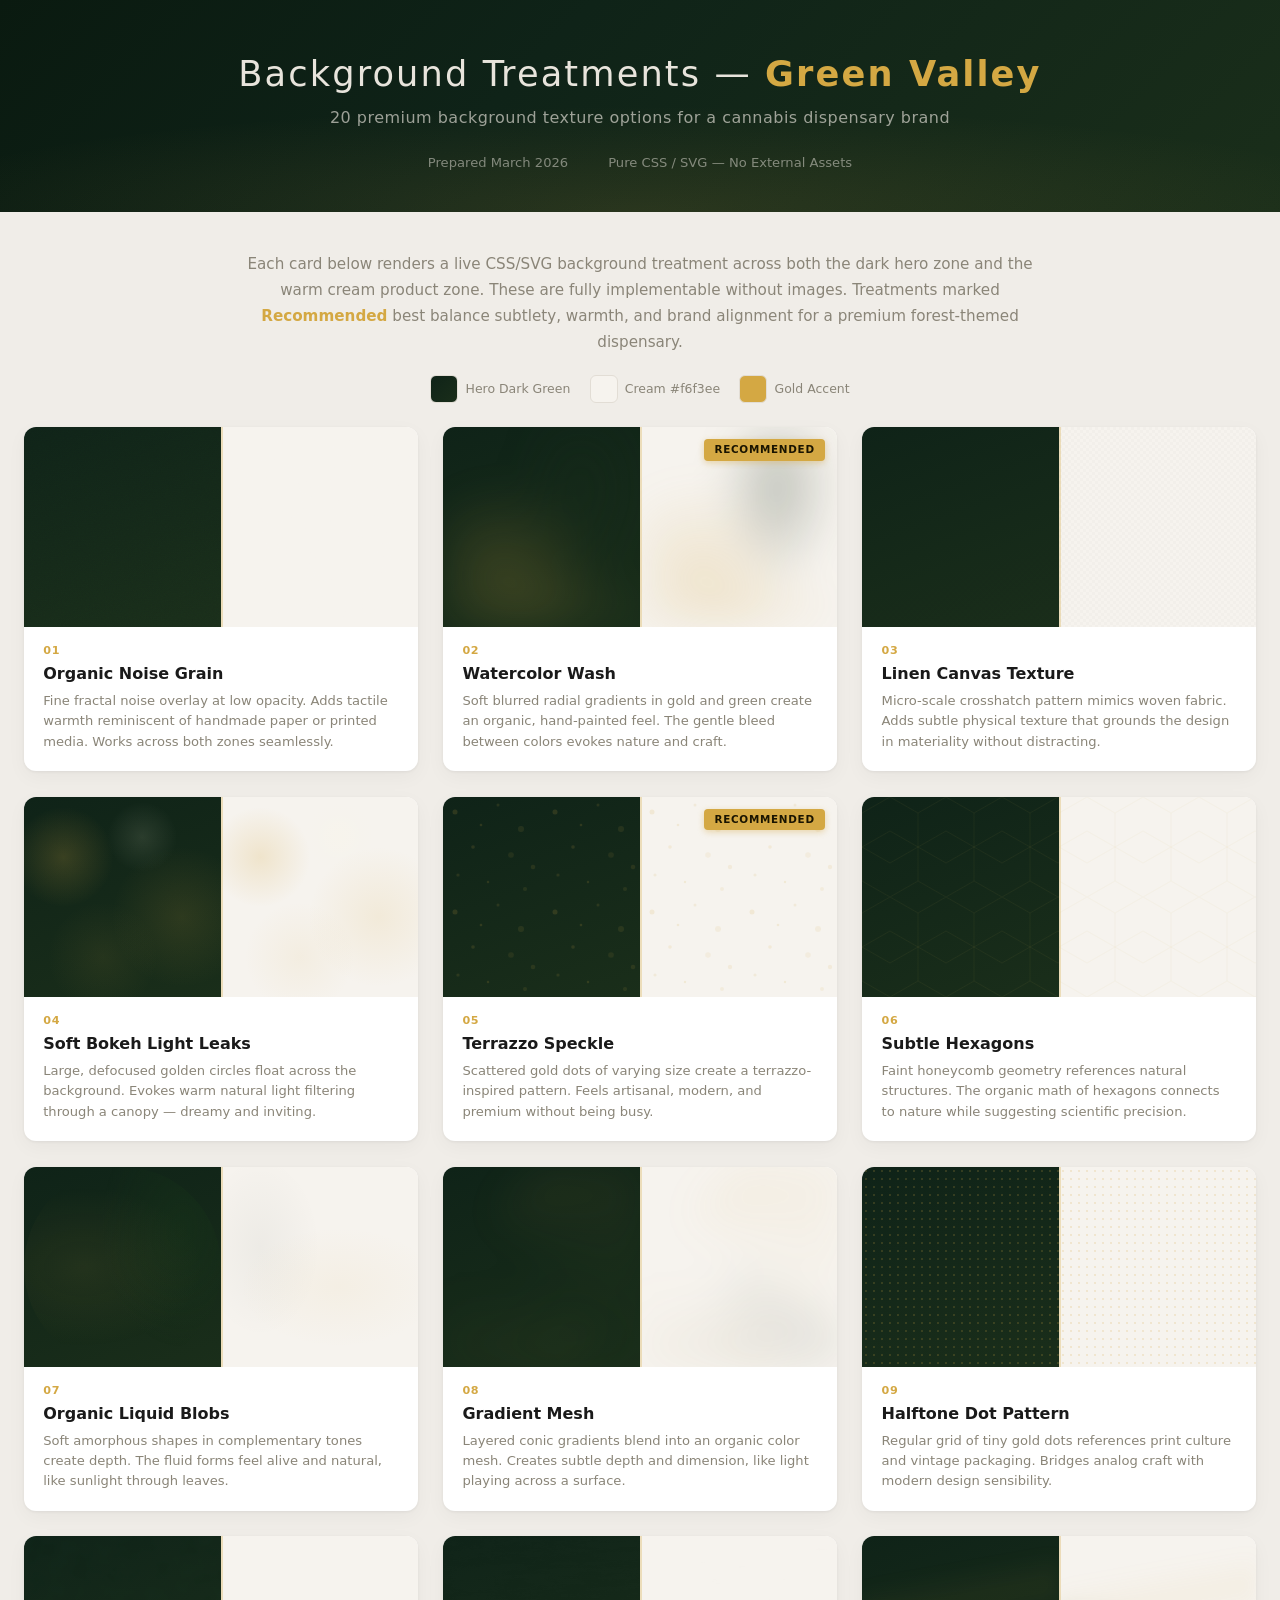
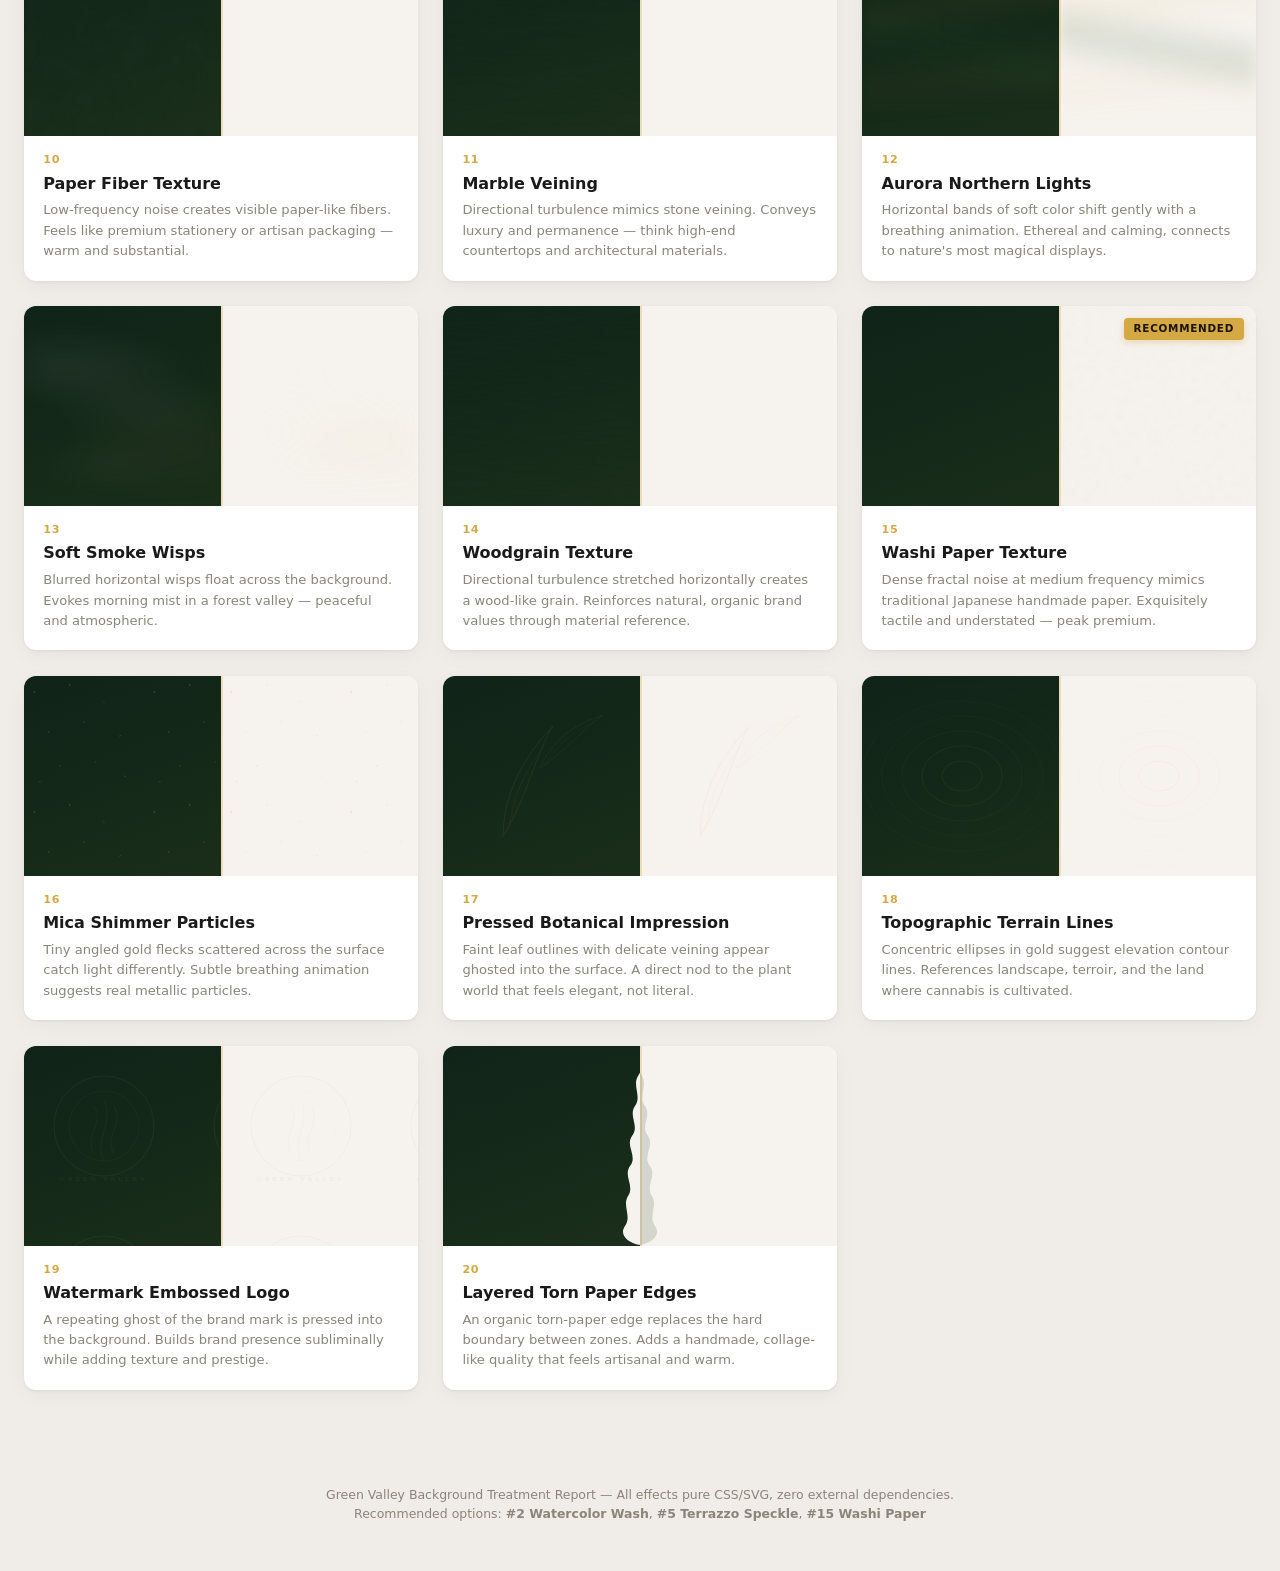
<file: design-report.html>
<!DOCTYPE html>
<html lang="en">
<head>
<meta charset="UTF-8">
<meta name="viewport" content="width=device-width, initial-scale=1.0">
<title>Green Valley — Background Treatment Options</title>
<style>
  /* ── Reset & Base ─────────────────────────────────── */
  *, *::before, *::after { box-sizing: border-box; margin: 0; padding: 0; }

  :root {
    --dark-green: #0f2318;
    --mid-green: #1a2e1a;
    --cream: #f6f3ee;
    --gold: #d4a843;
    --gold-light: #e8c96a;
    --text-dark: #1a1a1a;
    --text-light: #e8e4dc;
    --text-muted: #8a8578;
    --card-bg: #ffffff;
    --border: #e2ddd5;
    --report-bg: #f0ede8;
  }

  body {
    font-family: 'Segoe UI', system-ui, -apple-system, sans-serif;
    background: var(--report-bg);
    color: var(--text-dark);
    line-height: 1.5;
    -webkit-font-smoothing: antialiased;
  }

  /* ── Header ───────────────────────────────────────── */
  .report-header {
    background: linear-gradient(135deg, #0a1a10 0%, var(--dark-green) 40%, var(--mid-green) 100%);
    color: var(--text-light);
    padding: 3rem 2rem 2.5rem;
    text-align: center;
    position: relative;
    overflow: hidden;
  }
  .report-header::before {
    content: '';
    position: absolute;
    inset: 0;
    background: radial-gradient(ellipse 60% 50% at 50% 100%, rgba(212,168,67,.12), transparent);
    pointer-events: none;
  }
  .report-header h1 {
    font-size: 2.2rem;
    font-weight: 300;
    letter-spacing: .06em;
    margin-bottom: .35rem;
  }
  .report-header h1 strong { font-weight: 700; color: var(--gold); }
  .report-header .subtitle {
    font-size: 1rem;
    opacity: .65;
    letter-spacing: .03em;
  }
  .report-header .meta {
    margin-top: 1.4rem;
    display: flex;
    justify-content: center;
    gap: 2.5rem;
    font-size: .82rem;
    opacity: .5;
  }

  /* ── Intro ────────────────────────────────────────── */
  .intro {
    max-width: 860px;
    margin: 2.5rem auto 1.5rem;
    padding: 0 1.5rem;
    text-align: center;
  }
  .intro p {
    font-size: .95rem;
    color: var(--text-muted);
    line-height: 1.7;
  }
  .color-chips {
    display: flex;
    justify-content: center;
    gap: 1.2rem;
    margin-top: 1.2rem;
    flex-wrap: wrap;
  }
  .chip {
    display: flex;
    align-items: center;
    gap: .45rem;
    font-size: .78rem;
    color: var(--text-muted);
  }
  .chip span {
    width: 28px;
    height: 28px;
    border-radius: 6px;
    display: inline-block;
    border: 1px solid var(--border);
  }

  /* ── Grid ─────────────────────────────────────────── */
  .grid {
    max-width: 1320px;
    margin: 1.5rem auto 4rem;
    padding: 0 1.5rem;
    display: grid;
    grid-template-columns: repeat(auto-fill, minmax(320px, 1fr));
    gap: 1.6rem;
  }

  /* ── Card ─────────────────────────────────────────── */
  .card {
    background: var(--card-bg);
    border-radius: 12px;
    overflow: hidden;
    box-shadow: 0 1px 3px rgba(0,0,0,.06), 0 6px 20px rgba(0,0,0,.04);
    transition: transform .2s, box-shadow .2s;
    position: relative;
  }
  .card:hover {
    transform: translateY(-3px);
    box-shadow: 0 4px 12px rgba(0,0,0,.1), 0 12px 32px rgba(0,0,0,.06);
  }

  /* ── Badge ────────────────────────────────────────── */
  .badge {
    position: absolute;
    top: 12px;
    right: 12px;
    background: var(--gold);
    color: #1a1400;
    font-size: .65rem;
    font-weight: 700;
    letter-spacing: .07em;
    text-transform: uppercase;
    padding: 3px 10px;
    border-radius: 4px;
    z-index: 5;
    box-shadow: 0 2px 6px rgba(212,168,67,.4);
  }

  /* ── Preview ──────────────────────────────────────── */
  .preview {
    width: 100%;
    height: 200px;
    position: relative;
    overflow: hidden;
    display: flex;
  }
  .preview .zone-dark,
  .preview .zone-light {
    position: relative;
    width: 50%;
    height: 100%;
    overflow: hidden;
  }
  .preview .zone-dark { background: linear-gradient(160deg, #0f2318, #1a2e1a); }
  .preview .zone-light { background: var(--cream); }

  /* Gold accent line between zones */
  .preview::after {
    content: '';
    position: absolute;
    top: 0; bottom: 0;
    left: 50%;
    width: 2px;
    background: var(--gold);
    opacity: .3;
    z-index: 3;
  }

  /* ── Card info ────────────────────────────────────── */
  .card-info {
    padding: 1rem 1.2rem 1.2rem;
  }
  .card-info .number {
    font-size: .7rem;
    font-weight: 700;
    color: var(--gold);
    letter-spacing: .06em;
    margin-bottom: .15rem;
  }
  .card-info h3 {
    font-size: 1rem;
    font-weight: 600;
    margin-bottom: .3rem;
  }
  .card-info p {
    font-size: .82rem;
    color: var(--text-muted);
    line-height: 1.55;
  }

  /* ── Overlay layers (shared helpers) ──────────────── */
  .overlay {
    position: absolute;
    inset: 0;
    z-index: 2;
    pointer-events: none;
  }

  /* ══════════════════════════════════════════════════════
     TREATMENT-SPECIFIC STYLES
     ══════════════════════════════════════════════════════ */

  /* 1 ─ Organic Noise / Grain ───────────────────────── */
  .t1 .overlay {
    background-image: url("data:image/svg+xml,%3Csvg xmlns='http://www.w3.org/2000/svg' width='200' height='200'%3E%3Cfilter id='n'%3E%3CfeTurbulence type='fractalNoise' baseFrequency='0.75' numOctaves='4' stitchTiles='stitch'/%3E%3C/filter%3E%3Crect width='100%25' height='100%25' filter='url(%23n)'/%3E%3C/svg%3E");
    opacity: .12;
    mix-blend-mode: overlay;
  }

  /* 2 ─ Watercolor Wash ─────────────────────────────── */
  .t2 .overlay {
    background:
      radial-gradient(ellipse 70% 60% at 30% 70%, rgba(212,168,67,.18), transparent 70%),
      radial-gradient(ellipse 50% 80% at 70% 30%, rgba(26,46,26,.25), transparent 60%),
      radial-gradient(ellipse 90% 40% at 50% 90%, rgba(212,168,67,.1), transparent 60%);
    filter: blur(18px);
  }

  /* 3 ─ Linen / Canvas ──────────────────────────────── */
  .t3 .overlay {
    background-image: url("data:image/svg+xml,%3Csvg xmlns='http://www.w3.org/2000/svg' width='6' height='6'%3E%3Crect width='3' height='3' fill='%23000' opacity='.03'/%3E%3Crect x='3' y='3' width='3' height='3' fill='%23000' opacity='.03'/%3E%3C/svg%3E");
    background-size: 6px 6px;
  }
  .t3 .zone-dark .overlay { opacity: .6; mix-blend-mode: overlay; }
  .t3 .zone-light .overlay { opacity: .5; }

  /* 4 ─ Soft Bokeh / Light Leaks ────────────────────── */
  .t4 .overlay {
    background:
      radial-gradient(circle 50px at 20% 30%, rgba(212,168,67,.2), transparent),
      radial-gradient(circle 70px at 80% 60%, rgba(212,168,67,.12), transparent),
      radial-gradient(circle 35px at 60% 20%, rgba(255,255,220,.1), transparent),
      radial-gradient(circle 55px at 40% 80%, rgba(212,168,67,.08), transparent);
  }

  /* 5 ─ Terrazzo / Speckle ──────────────────────────── */
  .t5 .overlay {
    background-image: url("data:image/svg+xml,%3Csvg xmlns='http://www.w3.org/2000/svg' width='100' height='100'%3E%3Ccircle cx='12' cy='15' r='2.5' fill='%23d4a843' opacity='.15'/%3E%3Ccircle cx='55' cy='8' r='1.5' fill='%23d4a843' opacity='.12'/%3E%3Ccircle cx='78' cy='32' r='3' fill='%23d4a843' opacity='.1'/%3E%3Ccircle cx='30' cy='50' r='1.8' fill='%23d4a843' opacity='.13'/%3E%3Ccircle cx='90' cy='70' r='2.2' fill='%23d4a843' opacity='.11'/%3E%3Ccircle cx='45' cy='85' r='1.2' fill='%23d4a843' opacity='.14'/%3E%3Ccircle cx='68' cy='58' r='2.8' fill='%23d4a843' opacity='.09'/%3E%3Ccircle cx='15' cy='78' r='1.6' fill='%23d4a843' opacity='.12'/%3E%3Ccircle cx='82' cy='92' r='2' fill='%23d4a843' opacity='.1'/%3E%3Ccircle cx='38' cy='28' r='1.3' fill='%23d4a843' opacity='.15'/%3E%3C/svg%3E");
    background-size: 100px 100px;
  }

  /* 6 ─ Subtle Hexagons ─────────────────────────────── */
  .t6 .overlay {
    background-image: url("data:image/svg+xml,%3Csvg xmlns='http://www.w3.org/2000/svg' width='56' height='100'%3E%3Cpath d='M28 66L0 50V16L28 0l28 16v34L28 66zm0 34L0 84V50l28-16 28 16v34L28 100z' fill='none' stroke='%23d4a843' stroke-width='.5' opacity='.12'/%3E%3C/svg%3E");
    background-size: 56px 100px;
  }

  /* 7 ─ Organic Blob / Liquid ───────────────────────── */
  .t7 .zone-dark .overlay {
    background:
      radial-gradient(ellipse 120px 80px at 30% 50%, rgba(212,168,67,.08), transparent),
      radial-gradient(ellipse 80px 120px at 80% 30%, rgba(26,60,26,.3), transparent);
    border-radius: 50%;
  }
  .t7 .zone-light .overlay {
    background:
      radial-gradient(ellipse 100px 60px at 60% 60%, rgba(212,168,67,.06), transparent),
      radial-gradient(ellipse 60px 90px at 20% 40%, rgba(15,35,24,.04), transparent);
  }

  /* 8 ─ Gradient Mesh ───────────────────────────────── */
  .t8 .overlay {
    background:
      conic-gradient(from 45deg at 25% 25%, rgba(212,168,67,.08), transparent 90deg, transparent),
      conic-gradient(from 200deg at 75% 75%, rgba(212,168,67,.06), transparent 90deg, transparent),
      conic-gradient(from 120deg at 50% 50%, rgba(26,46,26,.08), transparent 120deg, transparent);
    filter: blur(20px);
  }

  /* 9 ─ Halftone Dots ───────────────────────────────── */
  .t9 .overlay {
    background-image: radial-gradient(circle 1.2px, rgba(212,168,67,.18) 100%, transparent 100%);
    background-size: 8px 8px;
  }

  /* 10 ─ Paper Fiber ────────────────────────────────── */
  .t10 .overlay {
    background-image: url("data:image/svg+xml,%3Csvg xmlns='http://www.w3.org/2000/svg' width='200' height='200'%3E%3Cfilter id='f'%3E%3CfeTurbulence type='fractalNoise' baseFrequency='0.04' numOctaves='5' stitchTiles='stitch'/%3E%3CfeColorMatrix type='saturate' values='0'/%3E%3C/filter%3E%3Crect width='100%25' height='100%25' filter='url(%23f)'/%3E%3C/svg%3E");
    opacity: .08;
    mix-blend-mode: soft-light;
  }

  /* 11 ─ Marble Veining ─────────────────────────────── */
  .t11 .overlay {
    background-image: url("data:image/svg+xml,%3Csvg xmlns='http://www.w3.org/2000/svg' width='300' height='200'%3E%3Cfilter id='m'%3E%3CfeTurbulence type='turbulence' baseFrequency='0.015 0.08' numOctaves='5' seed='3' stitchTiles='stitch'/%3E%3CfeColorMatrix type='saturate' values='0'/%3E%3C/filter%3E%3Crect width='100%25' height='100%25' filter='url(%23m)'/%3E%3C/svg%3E");
    opacity: .07;
    mix-blend-mode: overlay;
  }

  /* 12 ─ Aurora / Northern Lights ────────────────────── */
  .t12 .overlay {
    background:
      linear-gradient(170deg, transparent 20%, rgba(212,168,67,.06) 35%, transparent 50%),
      linear-gradient(190deg, transparent 40%, rgba(26,80,40,.12) 55%, transparent 70%),
      linear-gradient(175deg, transparent 55%, rgba(212,168,67,.04) 70%, transparent 85%);
    filter: blur(8px);
    animation: aurora 8s ease-in-out infinite alternate;
  }
  @keyframes aurora {
    from { opacity: .7; }
    to { opacity: 1; }
  }

  /* 13 ─ Soft Cloud / Smoke Wisps ───────────────────── */
  .t13 .overlay {
    background:
      radial-gradient(ellipse 140px 40px at 20% 30%, rgba(255,255,255,.06), transparent),
      radial-gradient(ellipse 100px 30px at 60% 50%, rgba(255,255,255,.04), transparent),
      radial-gradient(ellipse 120px 50px at 80% 70%, rgba(212,168,67,.04), transparent),
      radial-gradient(ellipse 80px 25px at 40% 80%, rgba(255,255,255,.03), transparent);
    filter: blur(12px);
  }

  /* 14 ─ Woodgrain ──────────────────────────────────── */
  .t14 .overlay {
    background-image: url("data:image/svg+xml,%3Csvg xmlns='http://www.w3.org/2000/svg' width='200' height='200'%3E%3Cfilter id='w'%3E%3CfeTurbulence type='turbulence' baseFrequency='0.02 0.2' numOctaves='3' seed='5' stitchTiles='stitch'/%3E%3CfeColorMatrix type='saturate' values='0'/%3E%3C/filter%3E%3Crect width='100%25' height='100%25' filter='url(%23w)'/%3E%3C/svg%3E");
    opacity: .06;
    mix-blend-mode: overlay;
  }

  /* 15 ─ Washi Paper ────────────────────────────────── */
  .t15 .overlay {
    background-image: url("data:image/svg+xml,%3Csvg xmlns='http://www.w3.org/2000/svg' width='200' height='200'%3E%3Cfilter id='wp'%3E%3CfeTurbulence type='fractalNoise' baseFrequency='0.12' numOctaves='6' stitchTiles='stitch'/%3E%3CfeColorMatrix type='saturate' values='0'/%3E%3CfeComponentTransfer%3E%3CfeFuncA type='linear' slope='0.4'/%3E%3C/feComponentTransfer%3E%3C/filter%3E%3Crect width='100%25' height='100%25' filter='url(%23wp)'/%3E%3C/svg%3E");
    opacity: .1;
    mix-blend-mode: multiply;
  }

  /* 16 ─ Mica / Shimmer Particles ───────────────────── */
  .t16 .overlay {
    background-image: url("data:image/svg+xml,%3Csvg xmlns='http://www.w3.org/2000/svg' width='120' height='120'%3E%3Crect x='10' y='15' width='1.5' height='1.5' fill='%23d4a843' opacity='.25' transform='rotate(30 10 15)'/%3E%3Crect x='45' y='8' width='1' height='2' fill='%23e8c96a' opacity='.2' transform='rotate(-15 45 8)'/%3E%3Crect x='80' y='25' width='1.5' height='1' fill='%23d4a843' opacity='.15' transform='rotate(60 80 25)'/%3E%3Crect x='25' y='55' width='1' height='1.5' fill='%23e8c96a' opacity='.22' transform='rotate(45 25 55)'/%3E%3Crect x='95' y='60' width='2' height='1' fill='%23d4a843' opacity='.18' transform='rotate(-30 95 60)'/%3E%3Crect x='60' y='45' width='1.2' height='1.8' fill='%23e8c96a' opacity='.16' transform='rotate(20 60 45)'/%3E%3Crect x='35' y='90' width='1.5' height='1' fill='%23d4a843' opacity='.2' transform='rotate(-45 35 90)'/%3E%3Crect x='72' y='85' width='1' height='1.5' fill='%23e8c96a' opacity='.14' transform='rotate(55 72 85)'/%3E%3Crect x='15' y='105' width='1.8' height='1' fill='%23d4a843' opacity='.17' transform='rotate(10 15 105)'/%3E%3Crect x='100' y='100' width='1.2' height='1.2' fill='%23e8c96a' opacity='.21' transform='rotate(-25 100 100)'/%3E%3C/svg%3E");
    background-size: 120px 120px;
    animation: shimmer 4s ease-in-out infinite alternate;
  }
  @keyframes shimmer {
    from { opacity: .8; }
    to { opacity: 1; }
  }

  /* 17 ─ Pressed Botanical / Leaf Impression ─────────── */
  .t17 .overlay {
    background-image: url("data:image/svg+xml,%3Csvg xmlns='http://www.w3.org/2000/svg' width='200' height='200' viewBox='0 0 200 200'%3E%3Cg opacity='.08'%3E%3Cpath d='M60 160c0-40 20-80 50-110C95 70 85 120 60 160z' fill='none' stroke='%23d4a843' stroke-width='1'/%3E%3Cpath d='M65 155c5-30 15-60 40-90' fill='none' stroke='%23d4a843' stroke-width='.5'/%3E%3Cpath d='M70 145c-5-15 5-35 15-50' fill='none' stroke='%23d4a843' stroke-width='.3'/%3E%3Cpath d='M75 135c-8-10 2-25 10-40' fill='none' stroke='%23d4a843' stroke-width='.3'/%3E%3C/g%3E%3Cg opacity='.06' transform='translate(130,20) rotate(25)'%3E%3Cpath d='M0 80c0-30 12-55 35-75C25 20 18 50 0 80z' fill='none' stroke='%23d4a843' stroke-width='.8'/%3E%3Cpath d='M3 75c3-20 10-42 28-62' fill='none' stroke='%23d4a843' stroke-width='.4'/%3E%3C/g%3E%3C/svg%3E");
    background-size: 200px 200px;
  }

  /* 18 ─ Topographic Terrain Lines ───────────────────── */
  .t18 .overlay {
    background-image: url("data:image/svg+xml,%3Csvg xmlns='http://www.w3.org/2000/svg' width='200' height='200' viewBox='0 0 200 200'%3E%3Cg fill='none' stroke='%23d4a843' stroke-width='.6'%3E%3Cellipse cx='100' cy='100' rx='20' ry='15' opacity='.12'/%3E%3Cellipse cx='100' cy='100' rx='40' ry='30' opacity='.1'/%3E%3Cellipse cx='100' cy='100' rx='60' ry='45' opacity='.08'/%3E%3Cellipse cx='100' cy='100' rx='80' ry='60' opacity='.06'/%3E%3Cellipse cx='100' cy='100' rx='100' ry='75' opacity='.05'/%3E%3Cellipse cx='100' cy='100' rx='120' ry='90' opacity='.04'/%3E%3C/g%3E%3C/svg%3E");
    background-size: 200px 200px;
  }

  /* 19 ─ Watermark / Embossed Logo ───────────────────── */
  .t19 .zone-dark .overlay {
    background-image: url("data:image/svg+xml,%3Csvg xmlns='http://www.w3.org/2000/svg' width='160' height='160' viewBox='0 0 160 160'%3E%3Cg transform='translate(80,80)'%3E%3Ccircle r='50' fill='none' stroke='%23ffffff' stroke-width='.8' opacity='.06'/%3E%3Ccircle r='35' fill='none' stroke='%23d4a843' stroke-width='.5' opacity='.06'/%3E%3Cpath d='M0-25c5 10 3 20 0 30s-5 20 0 30M-10-20c5 8 3 16 0 24s-5 16 0 24M10-20c5 8 3 16 0 24s-5 16 0 24' fill='none' stroke='%23d4a843' stroke-width='.6' opacity='.07'/%3E%3Ctext y='55' text-anchor='middle' font-family='serif' font-size='7' fill='%23d4a843' opacity='.08' letter-spacing='3'%3EGREEN VALLEY%3C/text%3E%3C/g%3E%3C/svg%3E");
    background-size: 160px 160px;
  }
  .t19 .zone-light .overlay {
    background-image: url("data:image/svg+xml,%3Csvg xmlns='http://www.w3.org/2000/svg' width='160' height='160' viewBox='0 0 160 160'%3E%3Cg transform='translate(80,80)'%3E%3Ccircle r='50' fill='none' stroke='%230f2318' stroke-width='.8' opacity='.04'/%3E%3Ccircle r='35' fill='none' stroke='%23d4a843' stroke-width='.5' opacity='.04'/%3E%3Cpath d='M0-25c5 10 3 20 0 30s-5 20 0 30M-10-20c5 8 3 16 0 24s-5 16 0 24M10-20c5 8 3 16 0 24s-5 16 0 24' fill='none' stroke='%230f2318' stroke-width='.6' opacity='.04'/%3E%3Ctext y='55' text-anchor='middle' font-family='serif' font-size='7' fill='%230f2318' opacity='.06' letter-spacing='3'%3EGREEN VALLEY%3C/text%3E%3C/g%3E%3C/svg%3E");
    background-size: 160px 160px;
  }

  /* 20 ─ Layered Torn Paper Edges ───────────────────── */
  .t20 .zone-dark::after {
    content: '';
    position: absolute;
    right: -10px; top: 0; bottom: 0;
    width: 30px;
    z-index: 4;
    background: url("data:image/svg+xml,%3Csvg xmlns='http://www.w3.org/2000/svg' width='30' height='200' viewBox='0 0 30 200'%3E%3Cpath d='M30 0 C20 10,25 20,18 30 C12 40,22 50,15 60 C8 70,20 80,12 90 C5 100,18 110,10 120 C3 130,15 140,8 150 C2 160,12 170,5 180 C-2 190,10 200,30 200z' fill='%23f6f3ee'/%3E%3C/svg%3E") repeat-y;
    background-size: 30px 200px;
  }
  .t20 .zone-light::before {
    content: '';
    position: absolute;
    left: -10px; top: 0; bottom: 0;
    width: 30px;
    z-index: 4;
    background: url("data:image/svg+xml,%3Csvg xmlns='http://www.w3.org/2000/svg' width='30' height='200' viewBox='0 0 30 200'%3E%3Cpath d='M0 0 C10 10,5 20,12 30 C18 40,8 50,15 60 C22 70,10 80,18 90 C25 100,12 110,20 120 C27 130,15 140,22 150 C28 160,18 170,25 180 C32 190,20 200,0 200z' fill='%231a2e1a'/%3E%3C/svg%3E") repeat-y;
    background-size: 30px 200px;
    opacity: .15;
  }
  .t20 .overlay {
    background-image: url("data:image/svg+xml,%3Csvg xmlns='http://www.w3.org/2000/svg' width='200' height='200'%3E%3Cfilter id='tp'%3E%3CfeTurbulence type='fractalNoise' baseFrequency='0.5' numOctaves='3' stitchTiles='stitch'/%3E%3C/filter%3E%3Crect width='100%25' height='100%25' filter='url(%23tp)'/%3E%3C/svg%3E");
    opacity: .04;
    mix-blend-mode: overlay;
  }

  /* ── Footer ───────────────────────────────────────── */
  .report-footer {
    text-align: center;
    padding: 2rem 1.5rem 3rem;
    font-size: .78rem;
    color: var(--text-muted);
  }
  .report-footer a { color: var(--gold); text-decoration: none; }
</style>
</head>
<body>

<!-- ═══════════════ HEADER ═══════════════ -->
<header class="report-header">
  <h1>Background Treatments &mdash; <strong>Green Valley</strong></h1>
  <p class="subtitle">20 premium background texture options for a cannabis dispensary brand</p>
  <div class="meta">
    <span>Prepared March 2026</span>
    <span>Pure CSS / SVG &mdash; No External Assets</span>
  </div>
</header>

<!-- ═══════════════ INTRO ═══════════════ -->
<section class="intro">
  <p>Each card below renders a live CSS/SVG background treatment across both the dark hero zone and the warm cream product zone. These are fully implementable without images. Treatments marked <strong style="color:var(--gold)">Recommended</strong> best balance subtlety, warmth, and brand alignment for a premium forest-themed dispensary.</p>
  <div class="color-chips">
    <div class="chip"><span style="background:linear-gradient(135deg,#0f2318,#1a2e1a)"></span>Hero Dark Green</div>
    <div class="chip"><span style="background:#f6f3ee"></span>Cream #f6f3ee</div>
    <div class="chip"><span style="background:#d4a843"></span>Gold Accent</div>
  </div>
</section>

<!-- ═══════════════ GRID ═══════════════ -->
<div class="grid">

  <!-- ─── 1. Organic Noise / Grain ───────── -->
  <div class="card t1">
    <div class="preview">
      <div class="zone-dark"><div class="overlay"></div></div>
      <div class="zone-light"><div class="overlay"></div></div>
    </div>
    <div class="card-info">
      <div class="number">01</div>
      <h3>Organic Noise Grain</h3>
      <p>Fine fractal noise overlay at low opacity. Adds tactile warmth reminiscent of handmade paper or printed media. Works across both zones seamlessly.</p>
    </div>
  </div>

  <!-- ─── 2. Watercolor Wash ────────────── -->
  <div class="card t2">
    <span class="badge">Recommended</span>
    <div class="preview">
      <div class="zone-dark"><div class="overlay"></div></div>
      <div class="zone-light"><div class="overlay"></div></div>
    </div>
    <div class="card-info">
      <div class="number">02</div>
      <h3>Watercolor Wash</h3>
      <p>Soft blurred radial gradients in gold and green create an organic, hand-painted feel. The gentle bleed between colors evokes nature and craft.</p>
    </div>
  </div>

  <!-- ─── 3. Linen / Canvas ─────────────── -->
  <div class="card t3">
    <div class="preview">
      <div class="zone-dark"><div class="overlay"></div></div>
      <div class="zone-light"><div class="overlay"></div></div>
    </div>
    <div class="card-info">
      <div class="number">03</div>
      <h3>Linen Canvas Texture</h3>
      <p>Micro-scale crosshatch pattern mimics woven fabric. Adds subtle physical texture that grounds the design in materiality without distracting.</p>
    </div>
  </div>

  <!-- ─── 4. Soft Bokeh ─────────────────── -->
  <div class="card t4">
    <div class="preview">
      <div class="zone-dark"><div class="overlay"></div></div>
      <div class="zone-light"><div class="overlay"></div></div>
    </div>
    <div class="card-info">
      <div class="number">04</div>
      <h3>Soft Bokeh Light Leaks</h3>
      <p>Large, defocused golden circles float across the background. Evokes warm natural light filtering through a canopy &mdash; dreamy and inviting.</p>
    </div>
  </div>

  <!-- ─── 5. Terrazzo / Speckle ─────────── -->
  <div class="card t5">
    <span class="badge">Recommended</span>
    <div class="preview">
      <div class="zone-dark"><div class="overlay"></div></div>
      <div class="zone-light"><div class="overlay"></div></div>
    </div>
    <div class="card-info">
      <div class="number">05</div>
      <h3>Terrazzo Speckle</h3>
      <p>Scattered gold dots of varying size create a terrazzo-inspired pattern. Feels artisanal, modern, and premium without being busy.</p>
    </div>
  </div>

  <!-- ─── 6. Subtle Hexagons ────────────── -->
  <div class="card t6">
    <div class="preview">
      <div class="zone-dark"><div class="overlay"></div></div>
      <div class="zone-light"><div class="overlay"></div></div>
    </div>
    <div class="card-info">
      <div class="number">06</div>
      <h3>Subtle Hexagons</h3>
      <p>Faint honeycomb geometry references natural structures. The organic math of hexagons connects to nature while suggesting scientific precision.</p>
    </div>
  </div>

  <!-- ─── 7. Organic Blob / Liquid ──────── -->
  <div class="card t7">
    <div class="preview">
      <div class="zone-dark"><div class="overlay"></div></div>
      <div class="zone-light"><div class="overlay"></div></div>
    </div>
    <div class="card-info">
      <div class="number">07</div>
      <h3>Organic Liquid Blobs</h3>
      <p>Soft amorphous shapes in complementary tones create depth. The fluid forms feel alive and natural, like sunlight through leaves.</p>
    </div>
  </div>

  <!-- ─── 8. Gradient Mesh ──────────────── -->
  <div class="card t8">
    <div class="preview">
      <div class="zone-dark"><div class="overlay"></div></div>
      <div class="zone-light"><div class="overlay"></div></div>
    </div>
    <div class="card-info">
      <div class="number">08</div>
      <h3>Gradient Mesh</h3>
      <p>Layered conic gradients blend into an organic color mesh. Creates subtle depth and dimension, like light playing across a surface.</p>
    </div>
  </div>

  <!-- ─── 9. Halftone Dots ──────────────── -->
  <div class="card t9">
    <div class="preview">
      <div class="zone-dark"><div class="overlay"></div></div>
      <div class="zone-light"><div class="overlay"></div></div>
    </div>
    <div class="card-info">
      <div class="number">09</div>
      <h3>Halftone Dot Pattern</h3>
      <p>Regular grid of tiny gold dots references print culture and vintage packaging. Bridges analog craft with modern design sensibility.</p>
    </div>
  </div>

  <!-- ─── 10. Paper Fiber ───────────────── -->
  <div class="card t10">
    <div class="preview">
      <div class="zone-dark"><div class="overlay"></div></div>
      <div class="zone-light"><div class="overlay"></div></div>
    </div>
    <div class="card-info">
      <div class="number">10</div>
      <h3>Paper Fiber Texture</h3>
      <p>Low-frequency noise creates visible paper-like fibers. Feels like premium stationery or artisan packaging &mdash; warm and substantial.</p>
    </div>
  </div>

  <!-- ─── 11. Marble Veining ────────────── -->
  <div class="card t11">
    <div class="preview">
      <div class="zone-dark"><div class="overlay"></div></div>
      <div class="zone-light"><div class="overlay"></div></div>
    </div>
    <div class="card-info">
      <div class="number">11</div>
      <h3>Marble Veining</h3>
      <p>Directional turbulence mimics stone veining. Conveys luxury and permanence &mdash; think high-end countertops and architectural materials.</p>
    </div>
  </div>

  <!-- ─── 12. Aurora / Northern Lights ──── -->
  <div class="card t12">
    <div class="preview">
      <div class="zone-dark"><div class="overlay"></div></div>
      <div class="zone-light"><div class="overlay"></div></div>
    </div>
    <div class="card-info">
      <div class="number">12</div>
      <h3>Aurora Northern Lights</h3>
      <p>Horizontal bands of soft color shift gently with a breathing animation. Ethereal and calming, connects to nature's most magical displays.</p>
    </div>
  </div>

  <!-- ─── 13. Cloud / Smoke Wisps ───────── -->
  <div class="card t13">
    <div class="preview">
      <div class="zone-dark"><div class="overlay"></div></div>
      <div class="zone-light"><div class="overlay"></div></div>
    </div>
    <div class="card-info">
      <div class="number">13</div>
      <h3>Soft Smoke Wisps</h3>
      <p>Blurred horizontal wisps float across the background. Evokes morning mist in a forest valley &mdash; peaceful and atmospheric.</p>
    </div>
  </div>

  <!-- ─── 14. Woodgrain ─────────────────── -->
  <div class="card t14">
    <div class="preview">
      <div class="zone-dark"><div class="overlay"></div></div>
      <div class="zone-light"><div class="overlay"></div></div>
    </div>
    <div class="card-info">
      <div class="number">14</div>
      <h3>Woodgrain Texture</h3>
      <p>Directional turbulence stretched horizontally creates a wood-like grain. Reinforces natural, organic brand values through material reference.</p>
    </div>
  </div>

  <!-- ─── 15. Washi Paper ───────────────── -->
  <div class="card t15">
    <span class="badge">Recommended</span>
    <div class="preview">
      <div class="zone-dark"><div class="overlay"></div></div>
      <div class="zone-light"><div class="overlay"></div></div>
    </div>
    <div class="card-info">
      <div class="number">15</div>
      <h3>Washi Paper Texture</h3>
      <p>Dense fractal noise at medium frequency mimics traditional Japanese handmade paper. Exquisitely tactile and understated &mdash; peak premium.</p>
    </div>
  </div>

  <!-- ─── 16. Mica / Shimmer ────────────── -->
  <div class="card t16">
    <div class="preview">
      <div class="zone-dark"><div class="overlay"></div></div>
      <div class="zone-light"><div class="overlay"></div></div>
    </div>
    <div class="card-info">
      <div class="number">16</div>
      <h3>Mica Shimmer Particles</h3>
      <p>Tiny angled gold flecks scattered across the surface catch light differently. Subtle breathing animation suggests real metallic particles.</p>
    </div>
  </div>

  <!-- ─── 17. Pressed Botanical ─────────── -->
  <div class="card t17">
    <div class="preview">
      <div class="zone-dark"><div class="overlay"></div></div>
      <div class="zone-light"><div class="overlay"></div></div>
    </div>
    <div class="card-info">
      <div class="number">17</div>
      <h3>Pressed Botanical Impression</h3>
      <p>Faint leaf outlines with delicate veining appear ghosted into the surface. A direct nod to the plant world that feels elegant, not literal.</p>
    </div>
  </div>

  <!-- ─── 18. Topographic Lines ─────────── -->
  <div class="card t18">
    <div class="preview">
      <div class="zone-dark"><div class="overlay"></div></div>
      <div class="zone-light"><div class="overlay"></div></div>
    </div>
    <div class="card-info">
      <div class="number">18</div>
      <h3>Topographic Terrain Lines</h3>
      <p>Concentric ellipses in gold suggest elevation contour lines. References landscape, terroir, and the land where cannabis is cultivated.</p>
    </div>
  </div>

  <!-- ─── 19. Watermark / Embossed ──────── -->
  <div class="card t19">
    <div class="preview">
      <div class="zone-dark"><div class="overlay"></div></div>
      <div class="zone-light"><div class="overlay"></div></div>
    </div>
    <div class="card-info">
      <div class="number">19</div>
      <h3>Watermark Embossed Logo</h3>
      <p>A repeating ghost of the brand mark is pressed into the background. Builds brand presence subliminally while adding texture and prestige.</p>
    </div>
  </div>

  <!-- ─── 20. Layered Torn Paper ────────── -->
  <div class="card t20">
    <div class="preview">
      <div class="zone-dark"><div class="overlay"></div></div>
      <div class="zone-light"><div class="overlay"></div></div>
    </div>
    <div class="card-info">
      <div class="number">20</div>
      <h3>Layered Torn Paper Edges</h3>
      <p>An organic torn-paper edge replaces the hard boundary between zones. Adds a handmade, collage-like quality that feels artisanal and warm.</p>
    </div>
  </div>

</div><!-- /grid -->

<!-- ═══════════════ FOOTER ═══════════════ -->
<footer class="report-footer">
  <p>Green Valley Background Treatment Report &mdash; All effects pure CSS/SVG, zero external dependencies.<br>
  Recommended options: <strong>#2 Watercolor Wash</strong>, <strong>#5 Terrazzo Speckle</strong>, <strong>#15 Washi Paper</strong></p>
</footer>

</body>
</html>
</file>
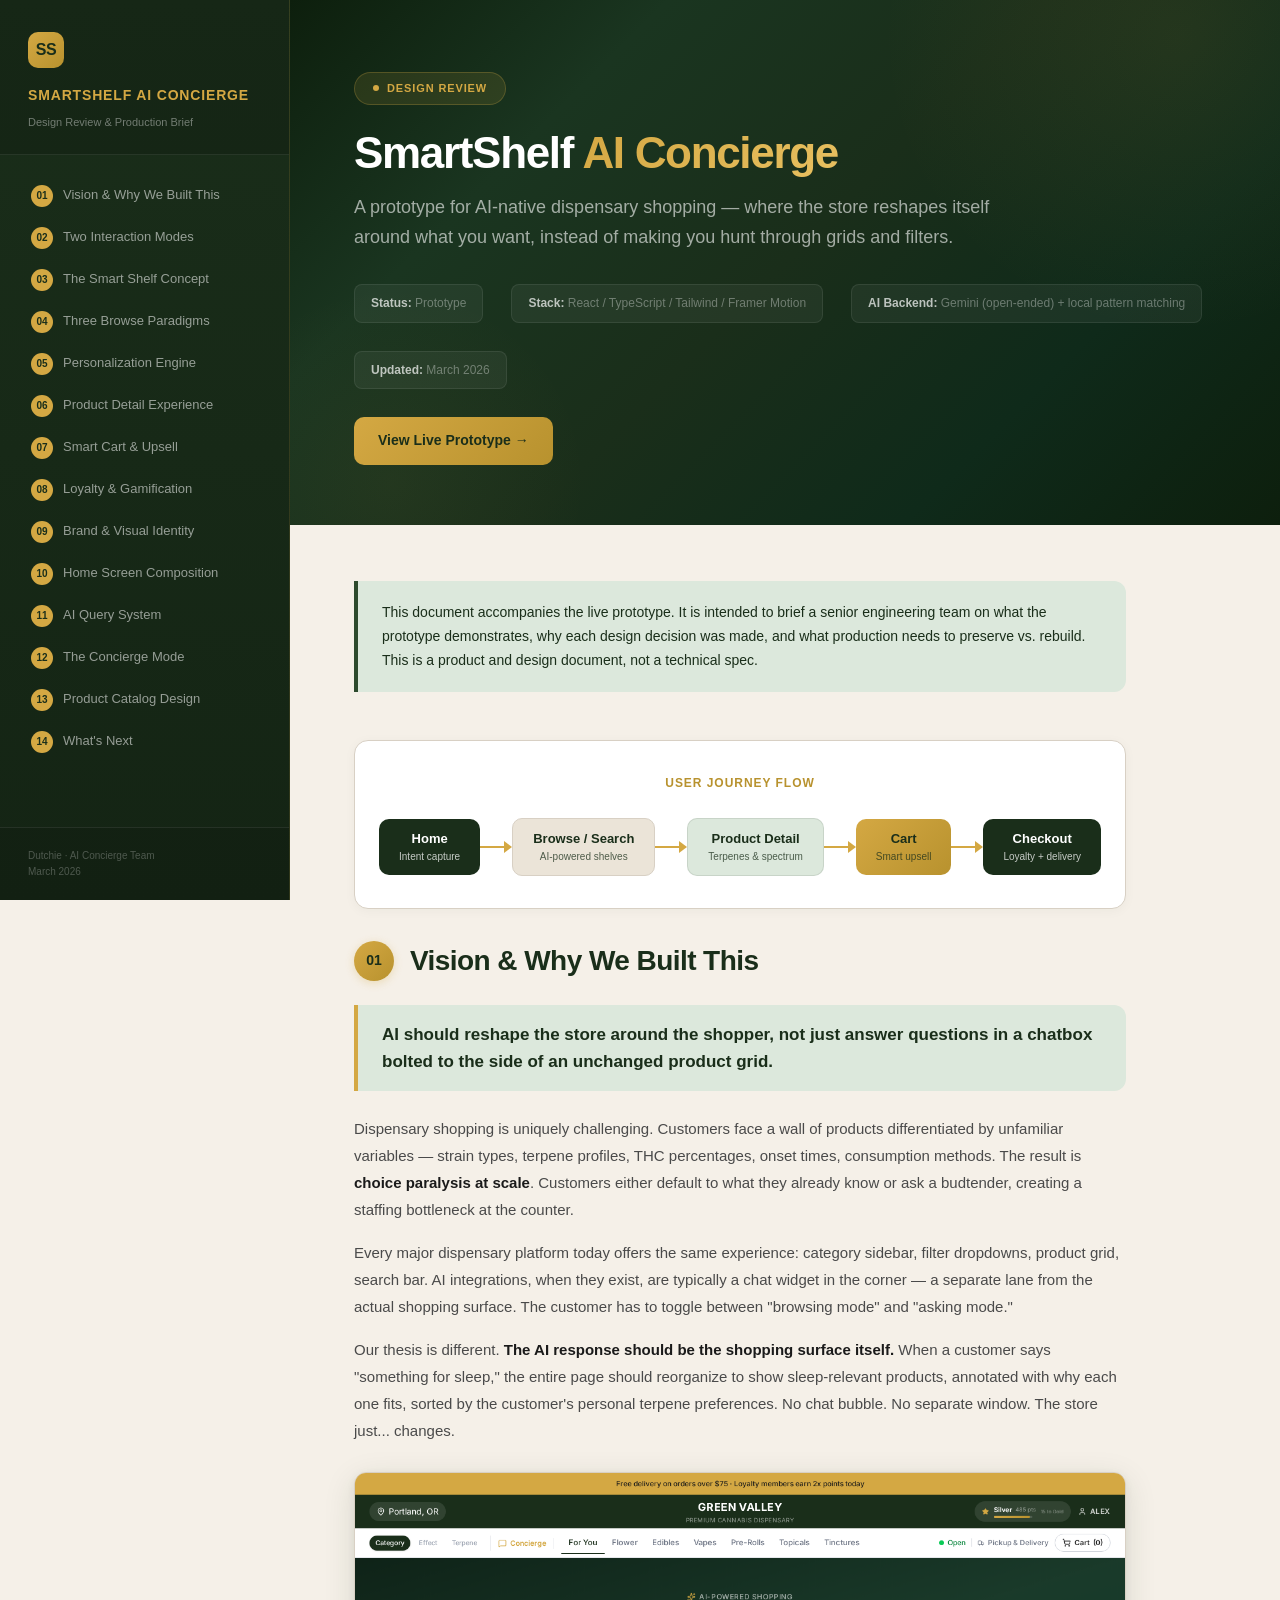
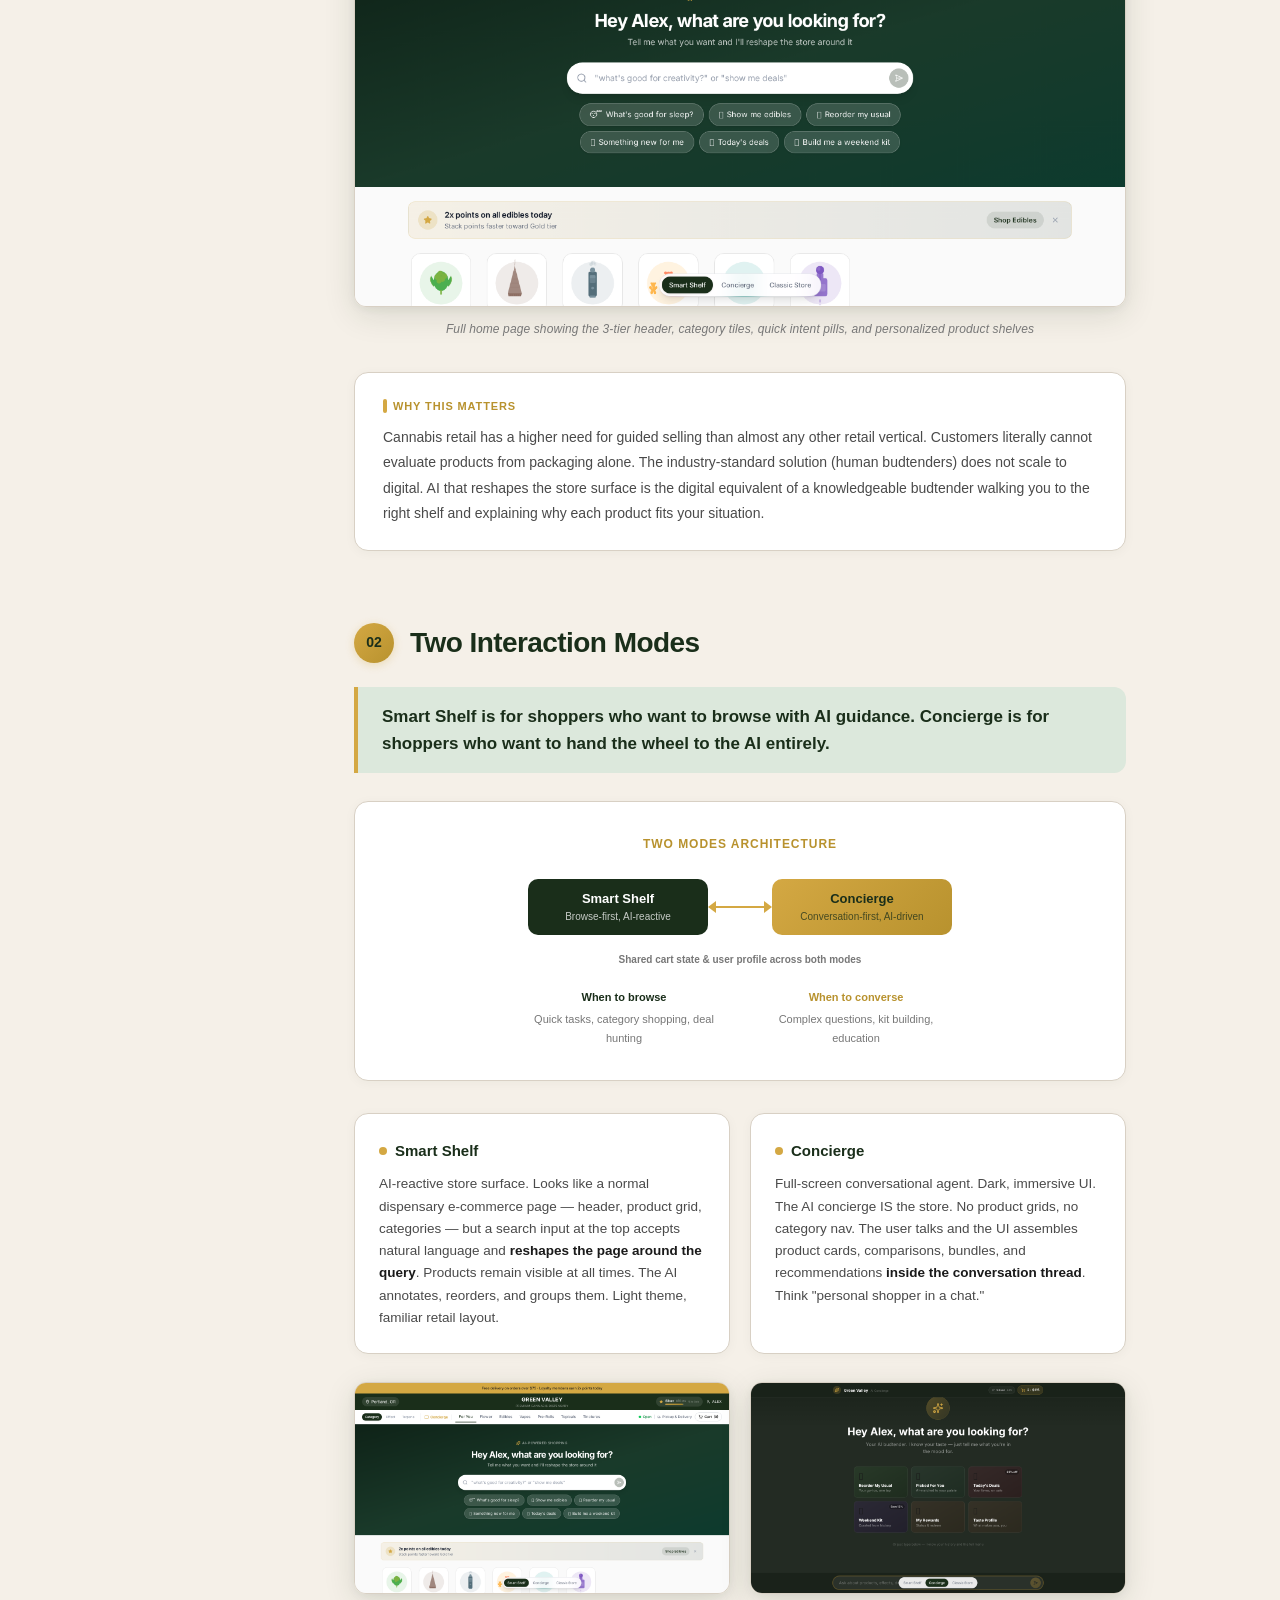
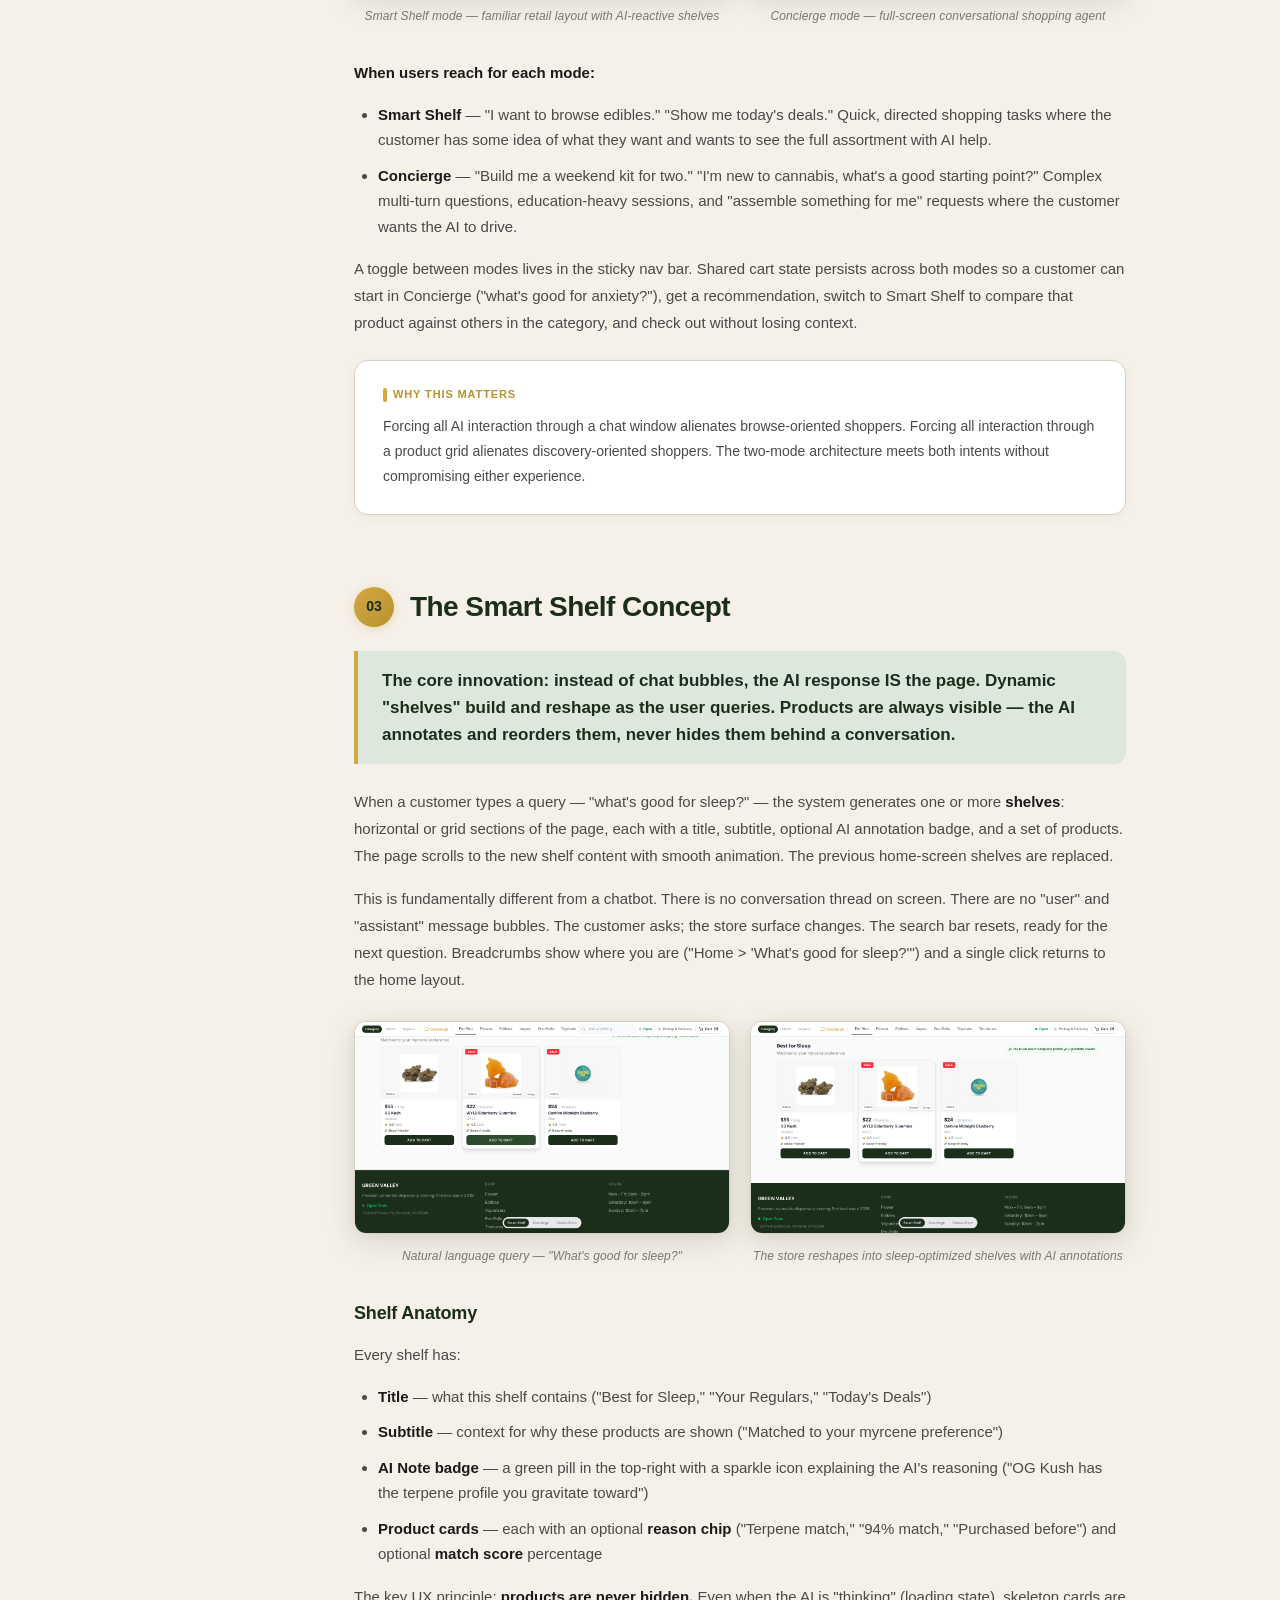
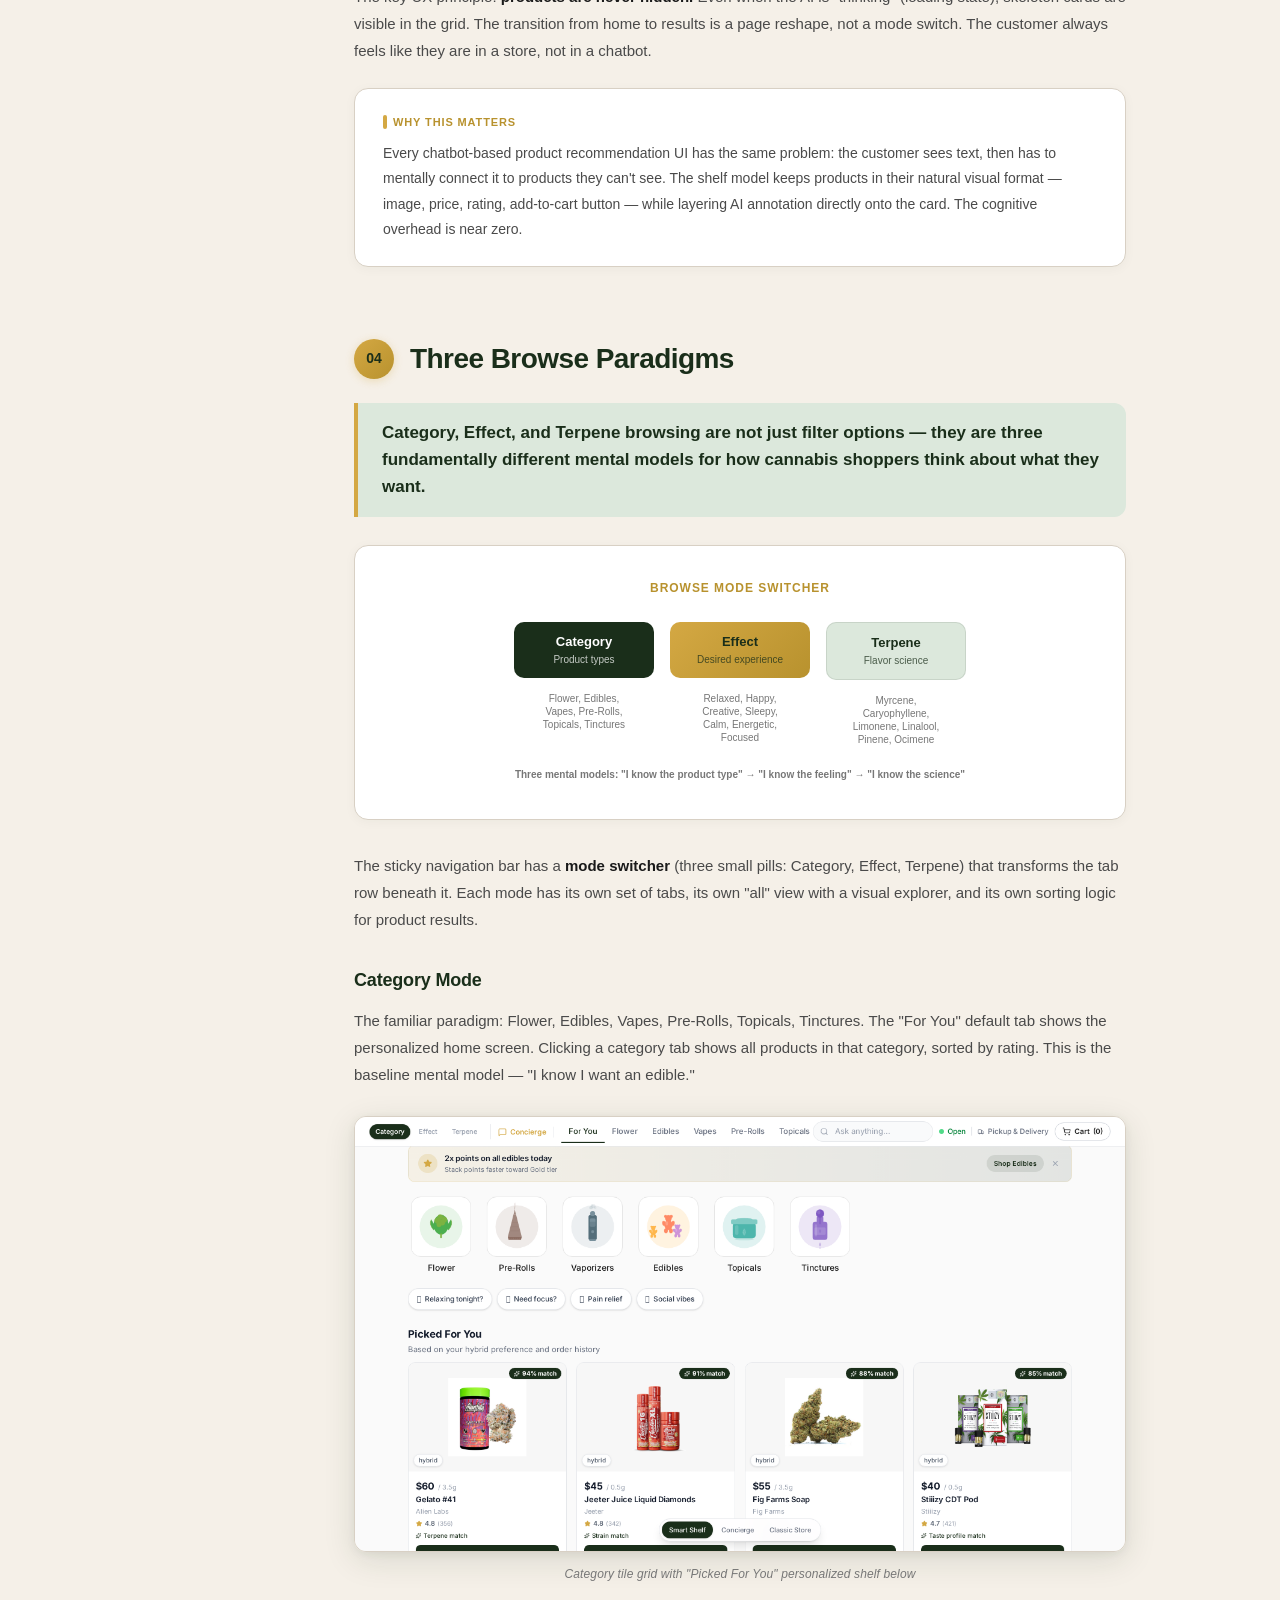
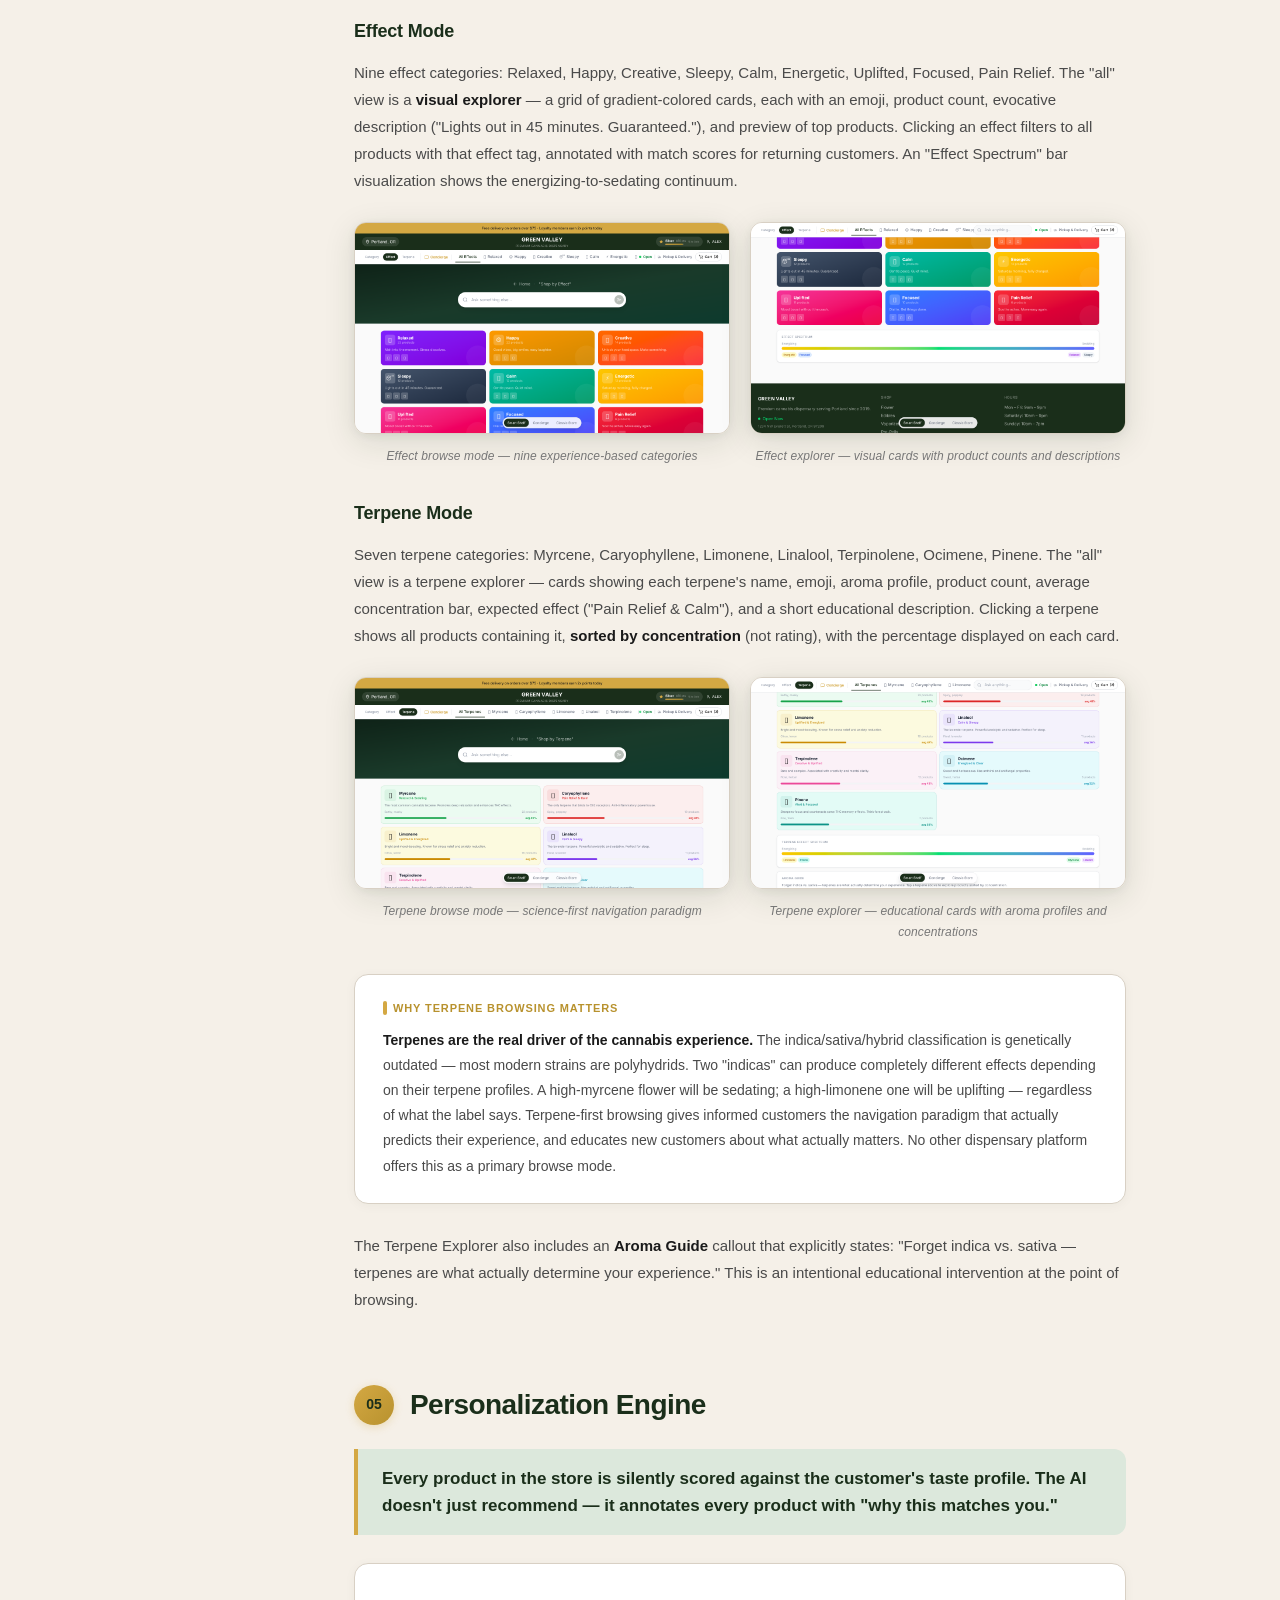
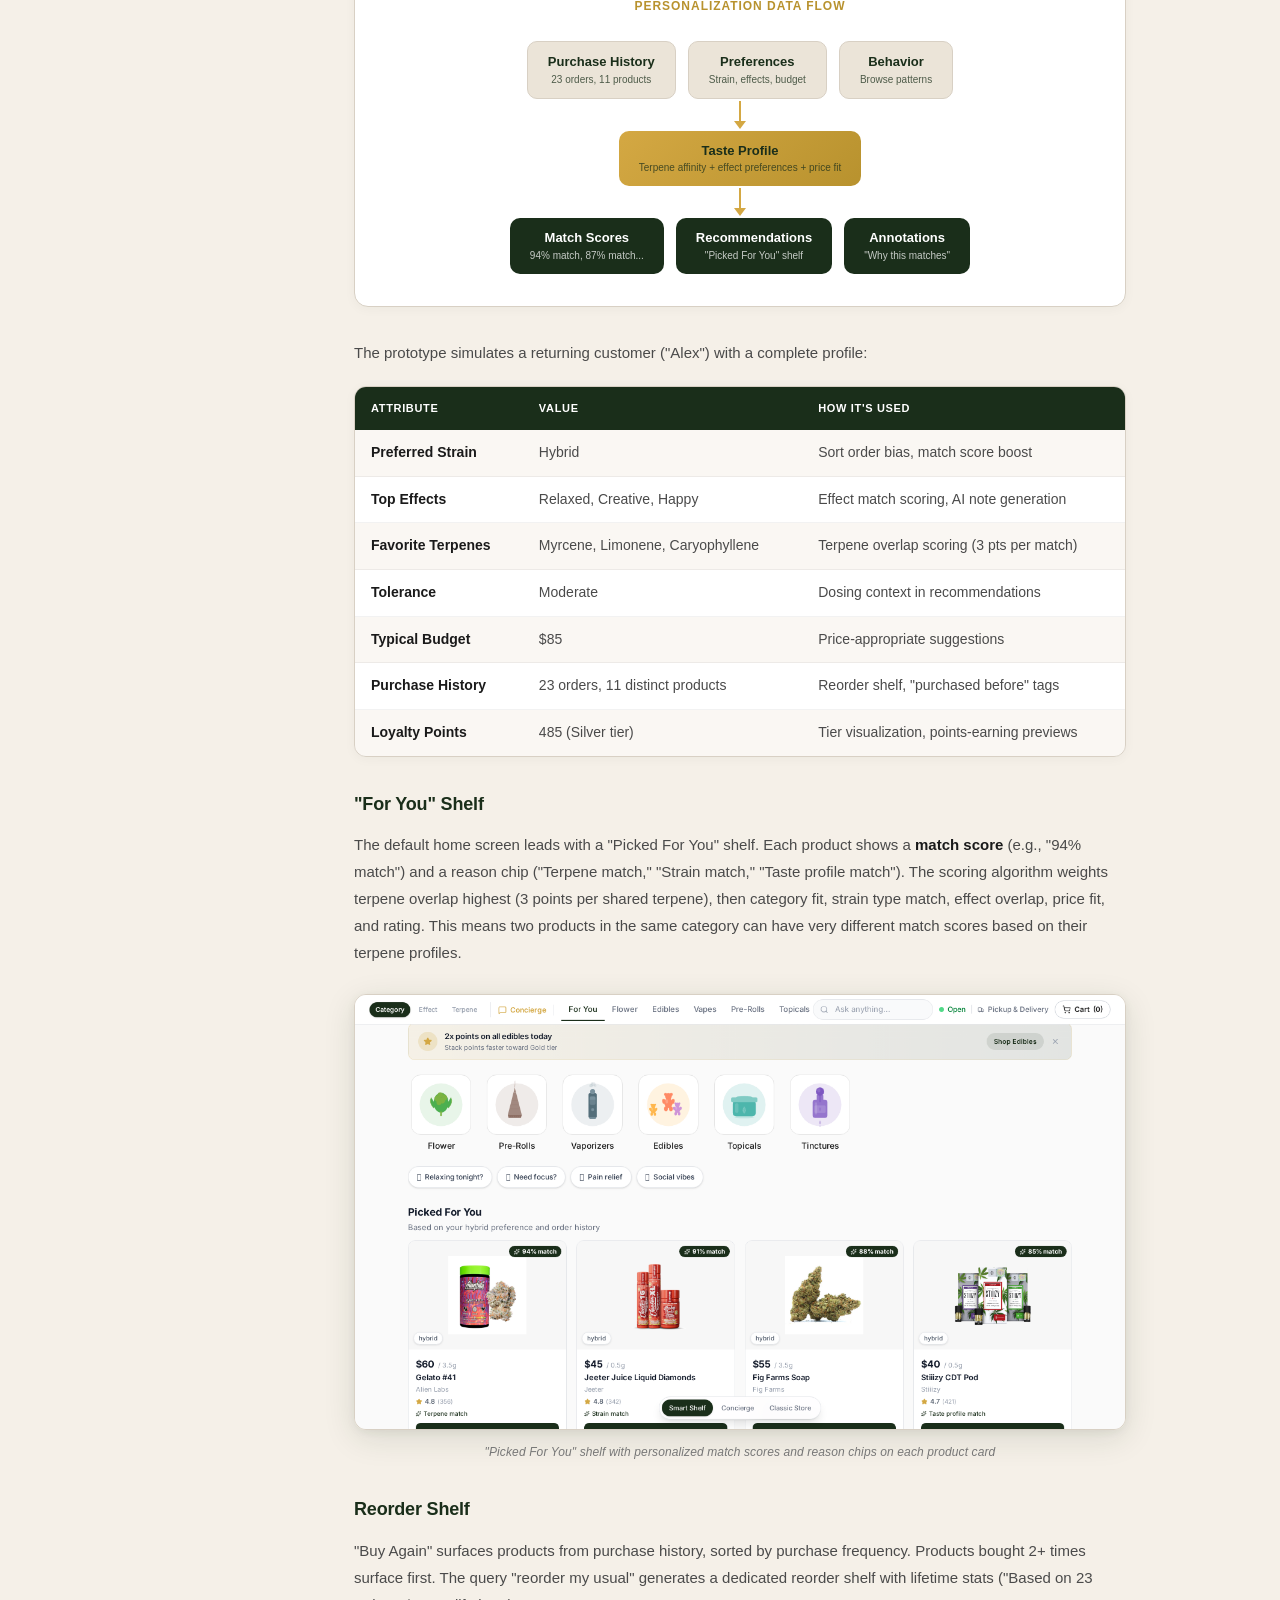
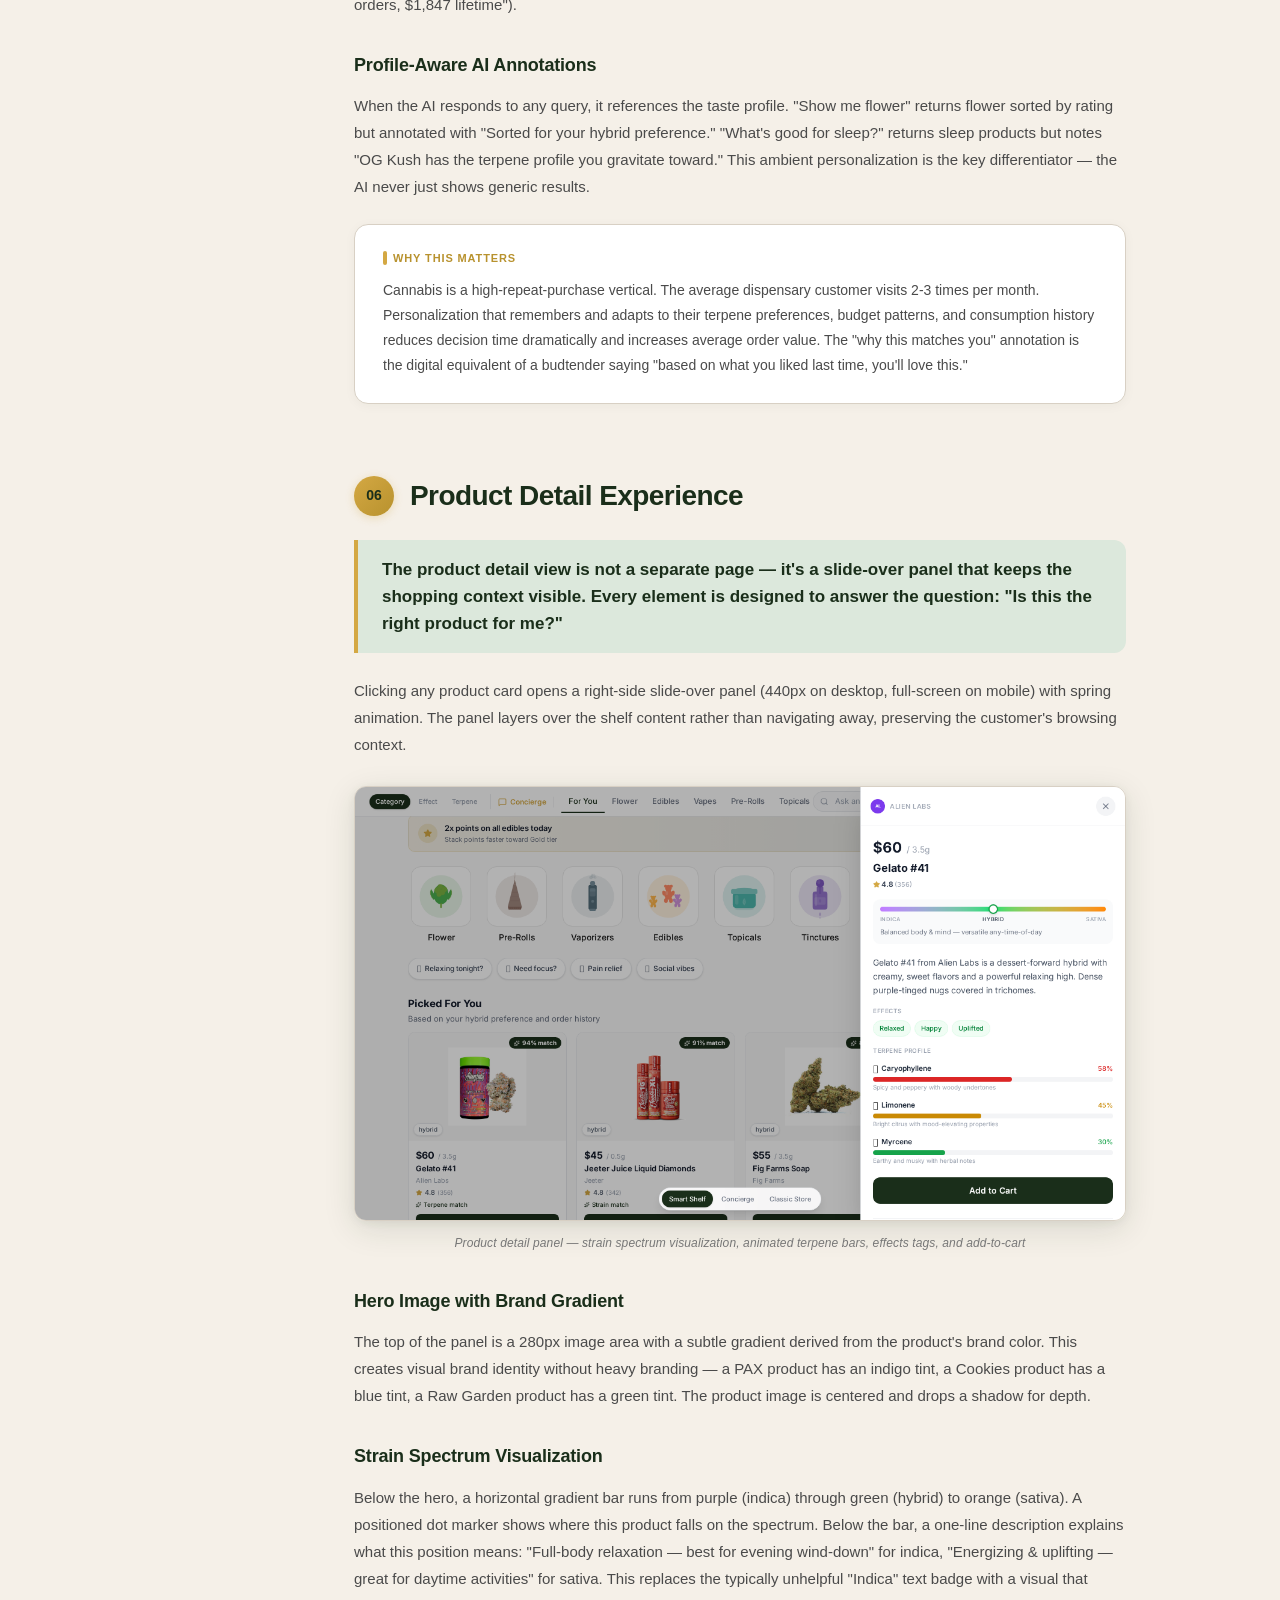
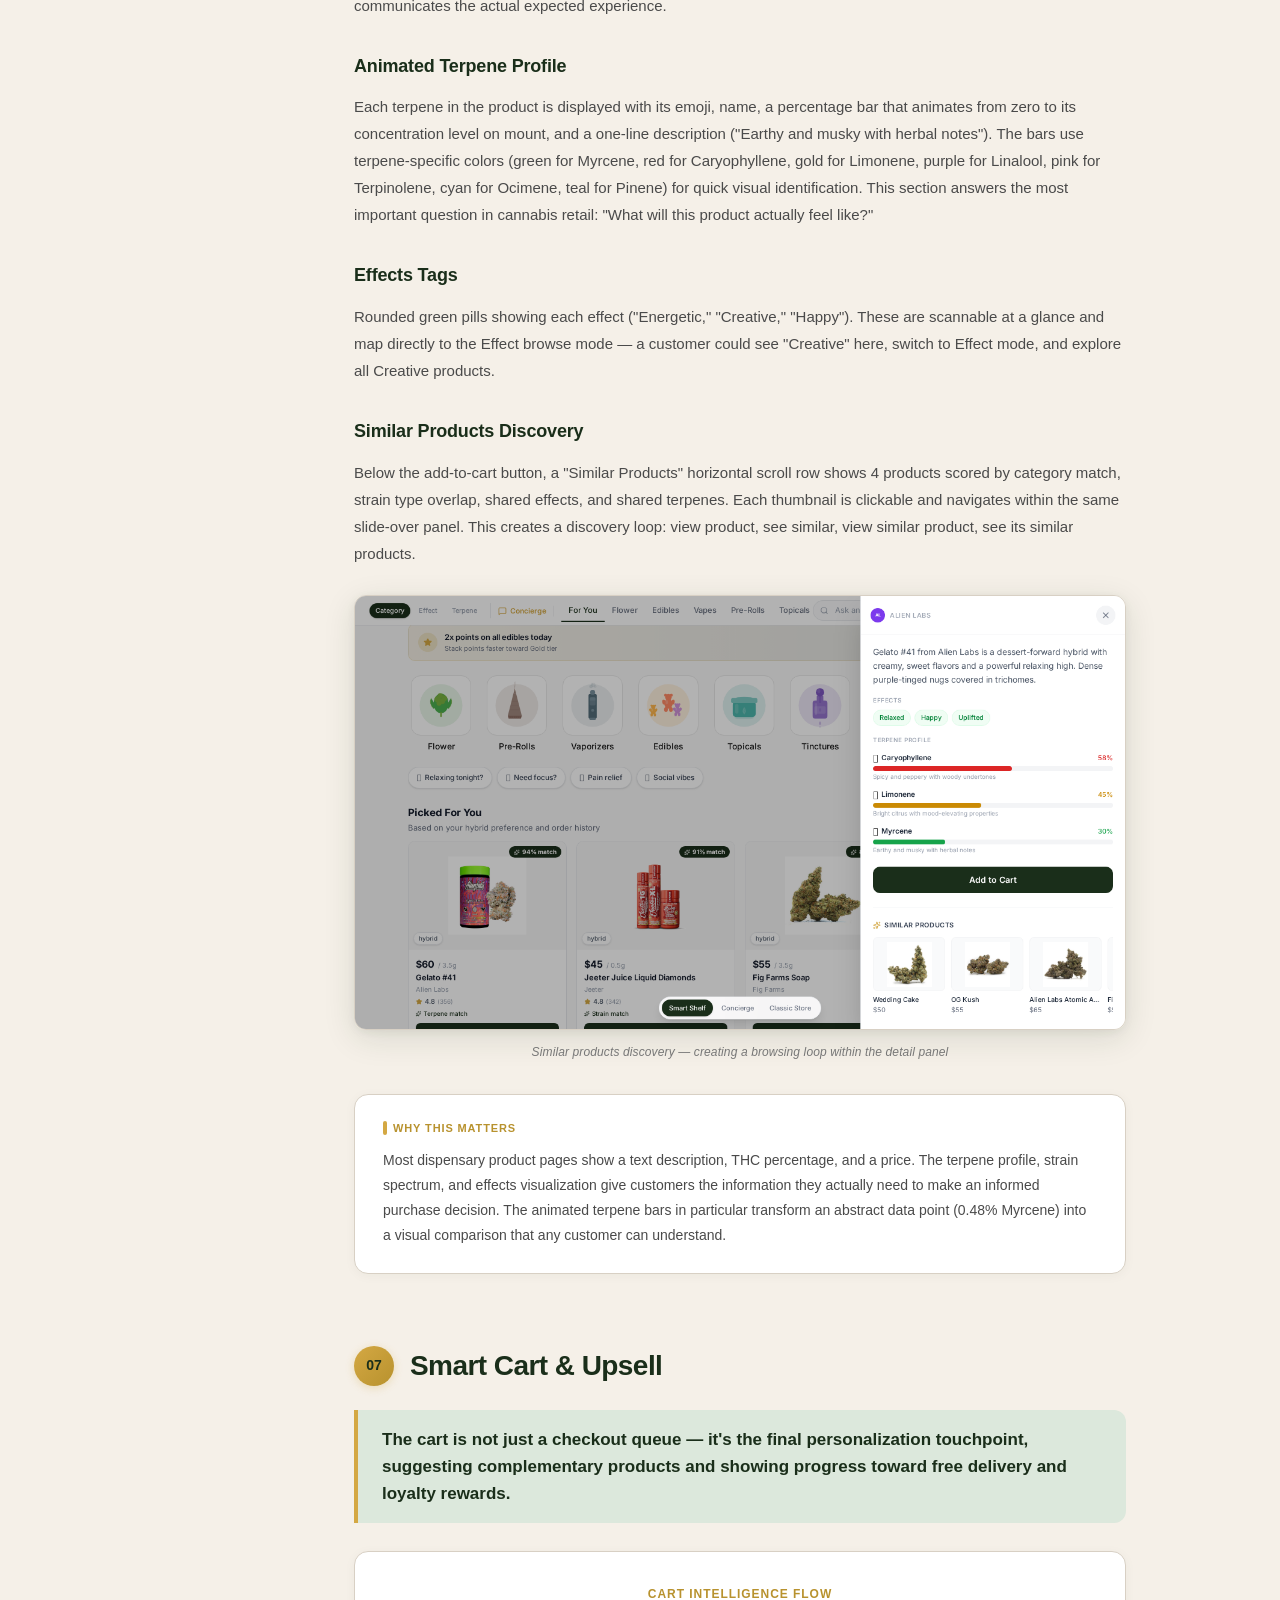
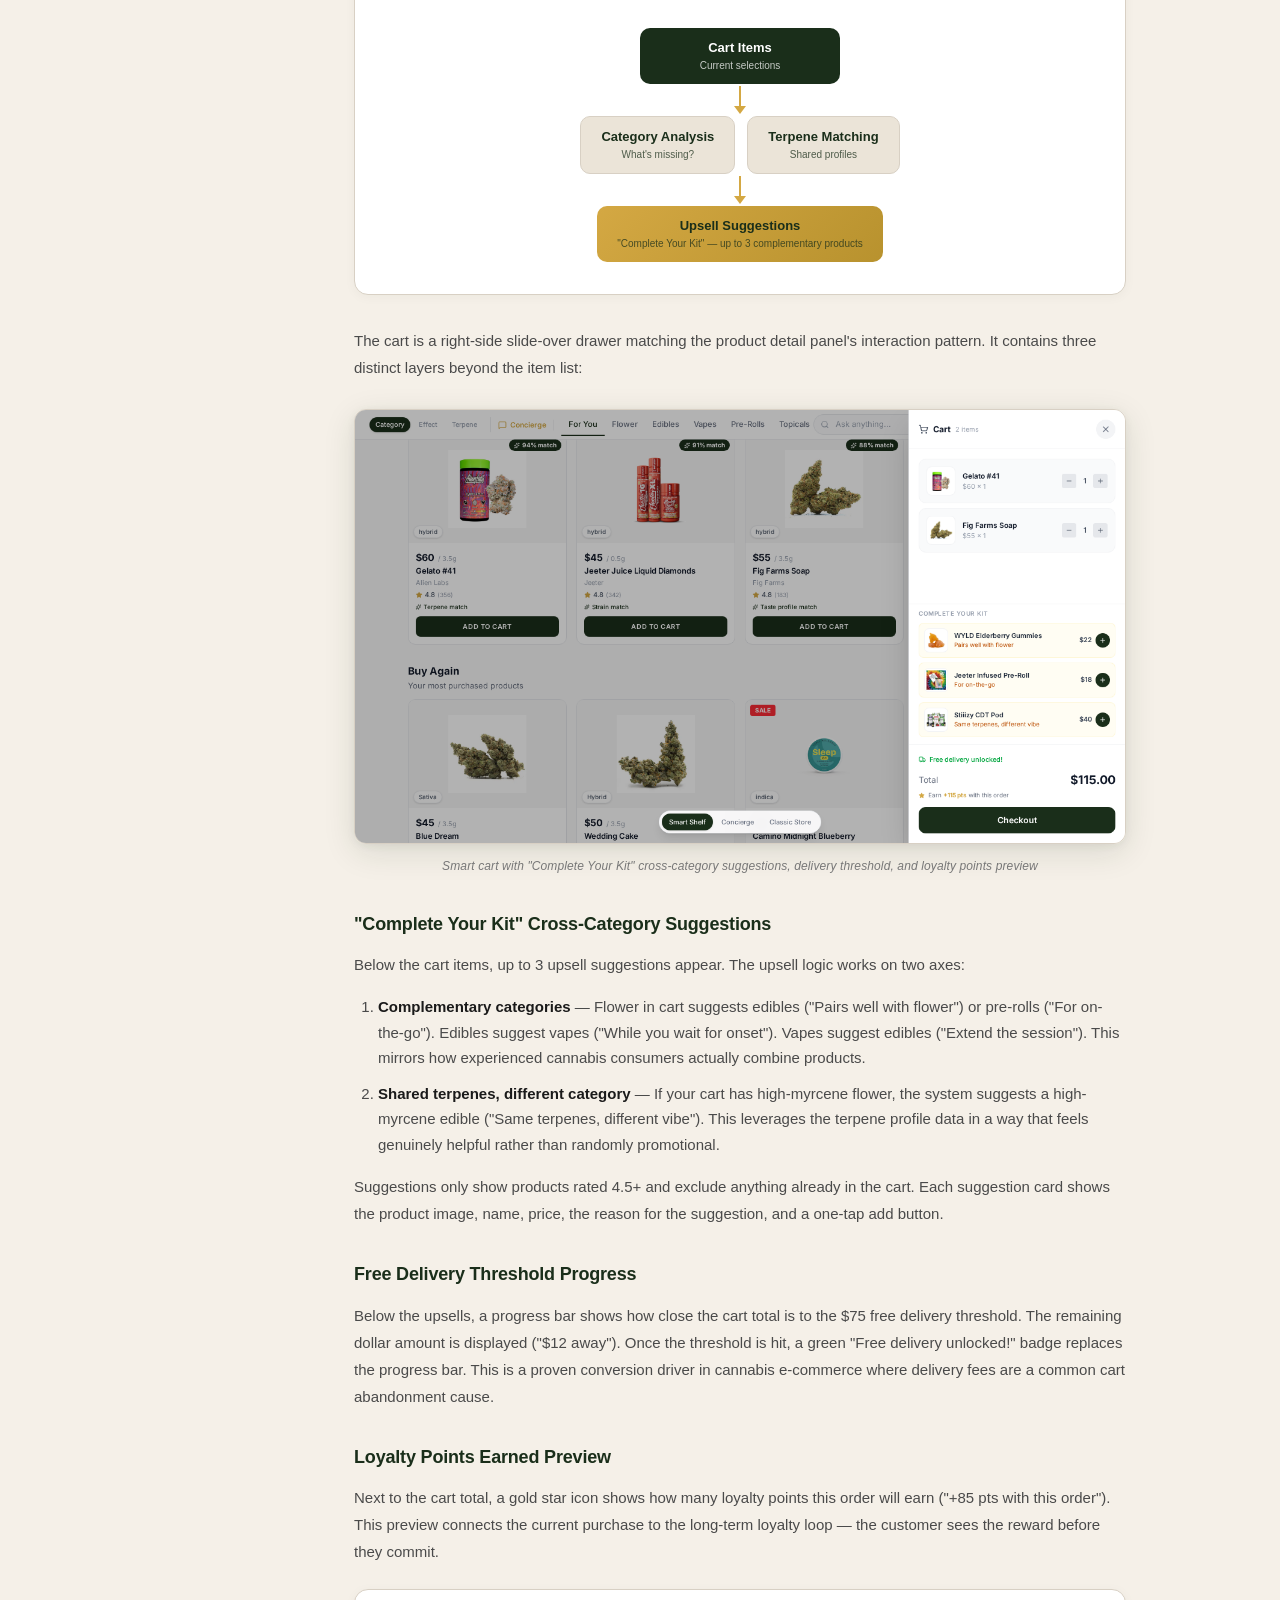
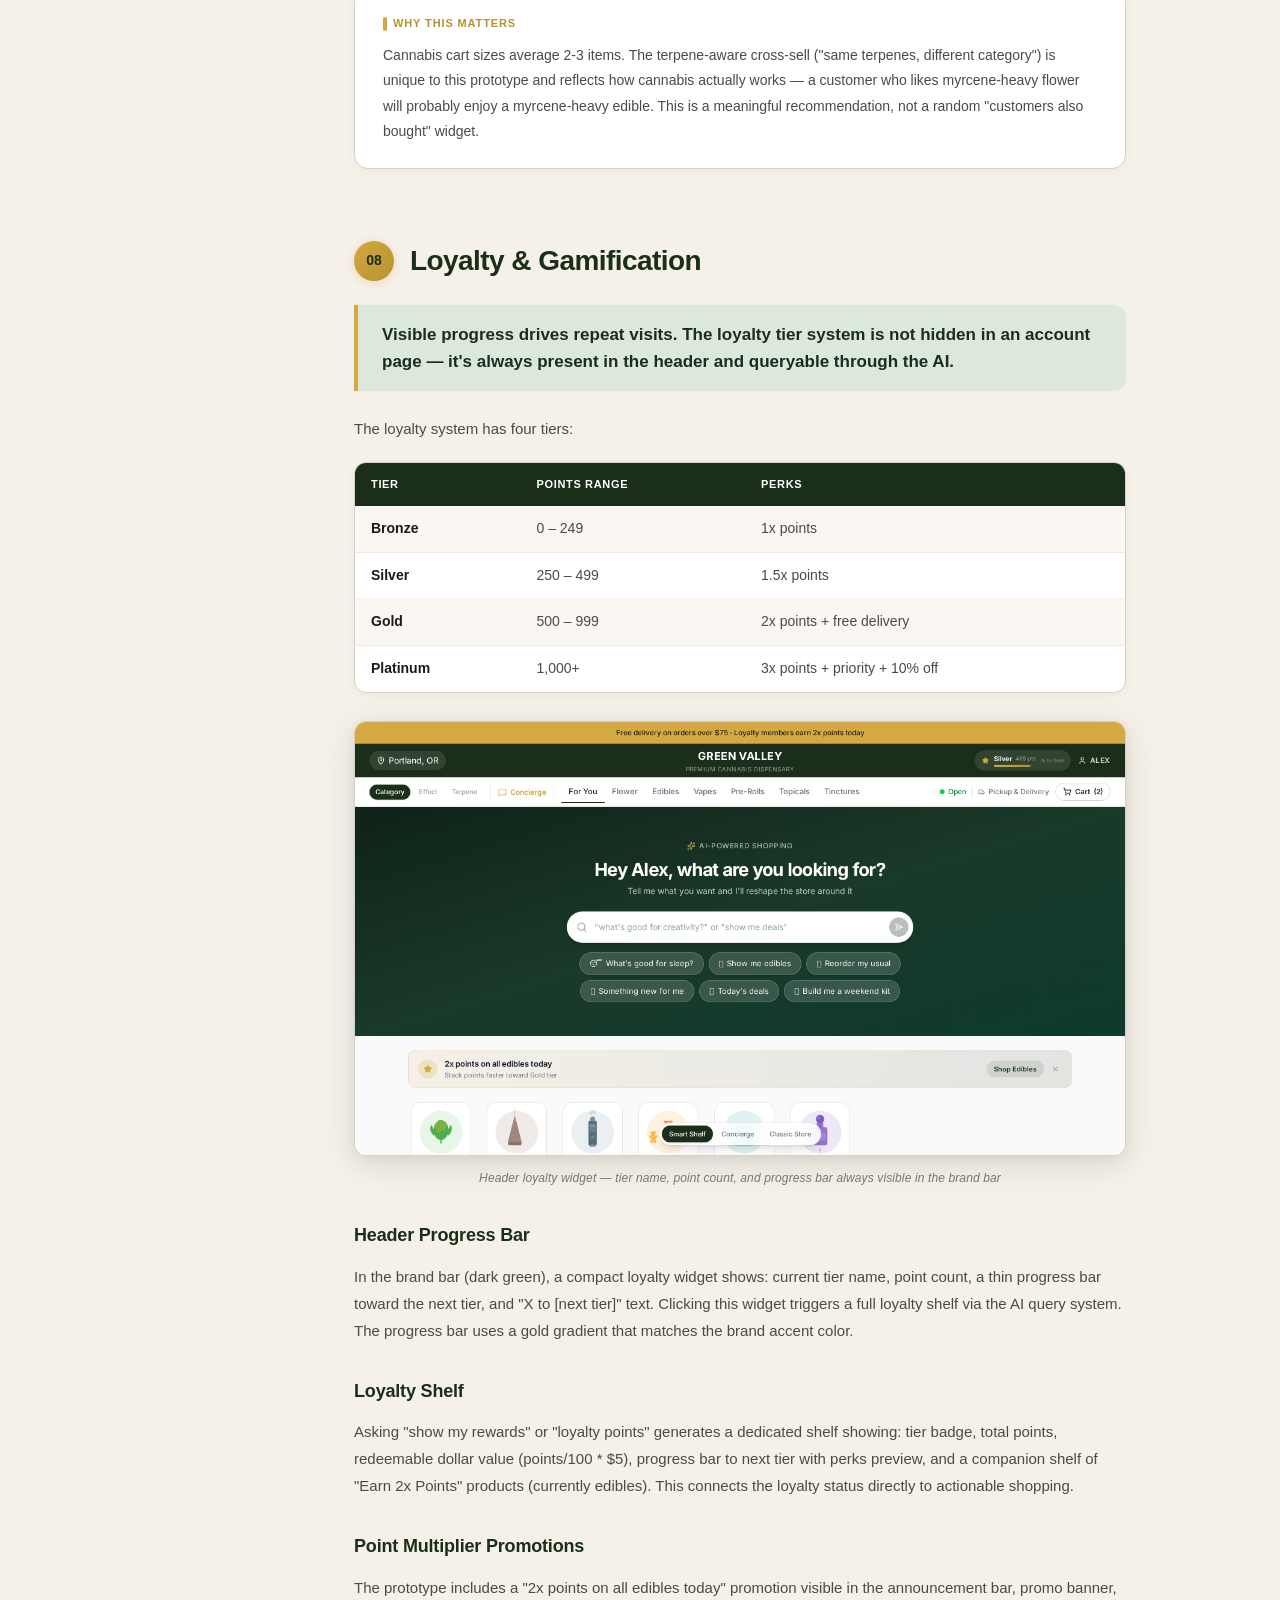
<file: design-review.html>
<!DOCTYPE html>
<html lang="en">
<head>
<meta charset="UTF-8">
<meta name="viewport" content="width=device-width, initial-scale=1.0">
<title>SmartShelf AI Concierge — Design Review</title>
<style>
  :root {
    --green: #1a2e1a;
    --green-light: #2d4a2d;
    --green-mid: #3a5c3a;
    --green-bg: #e8f0e8;
    --sage: #dce8dc;
    --cream: #f5f0e8;
    --cream-dark: #ebe4d8;
    --gold: #d4a843;
    --gold-light: #f5ecd4;
    --gold-dark: #b8922e;
    --text: #1a1a1a;
    --text-secondary: #4a4a4a;
    --text-muted: #777;
    --border: #d8d0c4;
    --white: #ffffff;
    --sidebar-w: 290px;
  }

  @import url('https://fonts.googleapis.com/css2?family=Inter:wght@400;500;600;700;800;900&display=swap');

  * { margin: 0; padding: 0; box-sizing: border-box; }

  html {
    scroll-behavior: smooth;
    font-size: 16px;
  }

  body {
    font-family: 'Inter', -apple-system, BlinkMacSystemFont, 'Segoe UI', Roboto, 'Helvetica Neue', Arial, sans-serif;
    color: var(--text);
    background: var(--cream);
    line-height: 1.7;
  }

  /* ---- Sidebar ---- */
  .sidebar {
    position: fixed;
    top: 0;
    left: 0;
    width: var(--sidebar-w);
    height: 100vh;
    background: linear-gradient(180deg, #1a2e1a 0%, #142414 100%);
    color: #fff;
    overflow-y: auto;
    z-index: 100;
    display: flex;
    flex-direction: column;
    border-right: 1px solid rgba(212,168,67,0.15);
  }

  .sidebar-header {
    padding: 32px 28px 24px;
    border-bottom: 1px solid rgba(255,255,255,0.08);
    background: rgba(0,0,0,0.15);
  }

  .sidebar-logo {
    width: 36px;
    height: 36px;
    background: linear-gradient(135deg, var(--gold), var(--gold-dark));
    border-radius: 10px;
    display: flex;
    align-items: center;
    justify-content: center;
    font-size: 16px;
    font-weight: 900;
    color: var(--green);
    margin-bottom: 16px;
    letter-spacing: -0.02em;
  }

  .sidebar-header h1 {
    font-size: 14px;
    font-weight: 800;
    letter-spacing: 0.06em;
    text-transform: uppercase;
    color: var(--gold);
    margin-bottom: 6px;
  }

  .sidebar-header p {
    font-size: 11px;
    color: rgba(255,255,255,0.4);
    line-height: 1.5;
  }

  .sidebar nav {
    flex: 1;
    padding: 20px 0;
    overflow-y: auto;
  }

  .sidebar nav a {
    display: flex;
    align-items: baseline;
    gap: 10px;
    padding: 10px 28px;
    font-size: 13px;
    color: rgba(255,255,255,0.55);
    text-decoration: none;
    transition: all 0.2s;
    border-left: 3px solid transparent;
    line-height: 1.4;
    font-weight: 500;
  }

  .sidebar nav a:hover {
    color: #fff;
    background: rgba(255,255,255,0.06);
    border-left-color: var(--gold);
  }

  .sidebar nav a .num {
    display: inline-flex;
    align-items: center;
    justify-content: center;
    width: 22px;
    height: 22px;
    font-size: 10px;
    font-weight: 800;
    color: var(--green);
    background: var(--gold);
    border-radius: 50%;
    flex-shrink: 0;
  }

  .sidebar-footer {
    padding: 20px 28px;
    border-top: 1px solid rgba(255,255,255,0.08);
    font-size: 10px;
    color: rgba(255,255,255,0.25);
    line-height: 1.6;
    background: rgba(0,0,0,0.1);
  }

  /* ---- Main ---- */
  .main {
    margin-left: var(--sidebar-w);
    min-height: 100vh;
  }

  /* ---- Hero Header ---- */
  .page-header {
    background: linear-gradient(135deg, #0d1f0d 0%, #1a3520 25%, #1a2e1a 50%, #0f2a1a 75%, #0d1f0d 100%);
    color: #fff;
    padding: 72px 64px 60px;
    position: relative;
    overflow: hidden;
  }

  .page-header::before {
    content: '';
    position: absolute;
    top: -50%;
    right: -20%;
    width: 600px;
    height: 600px;
    background: radial-gradient(circle, rgba(212,168,67,0.08) 0%, transparent 70%);
    border-radius: 50%;
  }

  .page-header::after {
    content: '';
    position: absolute;
    bottom: -30%;
    left: -10%;
    width: 400px;
    height: 400px;
    background: radial-gradient(circle, rgba(212,168,67,0.05) 0%, transparent 70%);
    border-radius: 50%;
  }

  .page-header .badge {
    display: inline-flex;
    align-items: center;
    gap: 8px;
    background: rgba(212,168,67,0.12);
    border: 1px solid rgba(212,168,67,0.25);
    border-radius: 24px;
    padding: 6px 18px;
    font-size: 11px;
    font-weight: 700;
    color: var(--gold);
    text-transform: uppercase;
    letter-spacing: 0.08em;
    margin-bottom: 24px;
    position: relative;
    z-index: 1;
  }

  .page-header .badge::before {
    content: '';
    width: 6px;
    height: 6px;
    background: var(--gold);
    border-radius: 50%;
    animation: pulse 2s infinite;
  }

  @keyframes pulse {
    0%, 100% { opacity: 1; }
    50% { opacity: 0.4; }
  }

  .page-header h2 {
    font-size: 44px;
    font-weight: 900;
    letter-spacing: -0.03em;
    line-height: 1.1;
    margin-bottom: 16px;
    position: relative;
    z-index: 1;
  }

  .page-header h2 span {
    background: linear-gradient(135deg, var(--gold), #e8c060);
    -webkit-background-clip: text;
    -webkit-text-fill-color: transparent;
    background-clip: text;
  }

  .page-header .subtitle {
    font-size: 18px;
    color: rgba(255,255,255,0.6);
    max-width: 660px;
    line-height: 1.65;
    position: relative;
    z-index: 1;
    font-weight: 400;
  }

  .page-header .meta {
    margin-top: 32px;
    display: flex;
    gap: 28px;
    flex-wrap: wrap;
    position: relative;
    z-index: 1;
  }

  .page-header .meta-item {
    font-size: 12px;
    color: rgba(255,255,255,0.35);
    padding: 8px 16px;
    background: rgba(255,255,255,0.05);
    border-radius: 8px;
    border: 1px solid rgba(255,255,255,0.08);
  }

  .page-header .meta-item strong {
    color: rgba(255,255,255,0.7);
    font-weight: 700;
  }

  .page-header .proto-link {
    display: inline-flex;
    align-items: center;
    gap: 8px;
    margin-top: 28px;
    padding: 12px 24px;
    background: linear-gradient(135deg, var(--gold), var(--gold-dark));
    color: var(--green);
    font-size: 14px;
    font-weight: 700;
    border-radius: 10px;
    text-decoration: none;
    position: relative;
    z-index: 1;
    transition: transform 0.2s, box-shadow 0.2s;
  }

  .page-header .proto-link:hover {
    transform: translateY(-1px);
    box-shadow: 0 8px 24px rgba(212,168,67,0.3);
  }

  /* ---- Content ---- */
  .content {
    max-width: 900px;
    padding: 56px 64px 96px;
  }

  .note-box {
    background: var(--sage);
    border-left: 4px solid var(--green-light);
    border-radius: 0 12px 12px 0;
    padding: 20px 24px;
    margin-bottom: 48px;
    font-size: 14px;
    color: var(--green);
    line-height: 1.7;
  }

  .note-box a {
    color: var(--green);
    font-weight: 700;
    text-decoration: underline;
    text-decoration-color: var(--gold);
    text-underline-offset: 3px;
  }

  /* ---- Sections ---- */
  .section {
    margin-bottom: 72px;
    scroll-margin-top: 24px;
  }

  .section-header {
    display: flex;
    align-items: center;
    gap: 16px;
    margin-bottom: 20px;
  }

  .section-num {
    display: inline-flex;
    align-items: center;
    justify-content: center;
    width: 40px;
    height: 40px;
    font-size: 14px;
    font-weight: 800;
    color: var(--green);
    background: linear-gradient(135deg, var(--gold), var(--gold-dark));
    border-radius: 50%;
    flex-shrink: 0;
    box-shadow: 0 2px 8px rgba(212,168,67,0.3);
  }

  .section h3 {
    font-size: 28px;
    font-weight: 900;
    color: var(--green);
    letter-spacing: -0.02em;
    line-height: 1.2;
  }

  .section p {
    font-size: 15px;
    color: var(--text-secondary);
    margin-bottom: 16px;
    line-height: 1.8;
  }

  .section strong {
    color: var(--text);
    font-weight: 700;
  }

  .section h4 {
    font-size: 18px;
    font-weight: 800;
    color: var(--green);
    margin-top: 32px;
    margin-bottom: 12px;
    letter-spacing: -0.01em;
  }

  .section ul, .section ol {
    padding-left: 24px;
    margin-bottom: 16px;
  }

  .section li {
    font-size: 15px;
    color: var(--text-secondary);
    margin-bottom: 10px;
    line-height: 1.7;
  }

  .section li strong {
    color: var(--text);
  }

  .thesis {
    font-size: 17px;
    font-weight: 600;
    color: var(--green);
    border-left: 4px solid var(--gold);
    padding: 16px 24px;
    margin: 24px 0;
    background: var(--sage);
    border-radius: 0 12px 12px 0;
    line-height: 1.6;
  }

  .callout {
    background: var(--white);
    border: 1px solid var(--border);
    border-radius: 14px;
    padding: 24px 28px;
    margin: 24px 0 28px;
    box-shadow: 0 2px 12px rgba(26,46,26,0.04);
  }

  .callout-label {
    font-size: 11px;
    font-weight: 800;
    text-transform: uppercase;
    letter-spacing: 0.08em;
    color: var(--gold-dark);
    margin-bottom: 10px;
    display: flex;
    align-items: center;
    gap: 6px;
  }

  .callout-label::before {
    content: '';
    width: 4px;
    height: 14px;
    background: var(--gold);
    border-radius: 2px;
  }

  .callout p {
    font-size: 14px;
    margin-bottom: 0;
  }

  .divider {
    height: 1px;
    background: linear-gradient(90deg, transparent, var(--border), transparent);
    margin: 56px 0;
  }

  .grid-2 {
    display: grid;
    grid-template-columns: 1fr 1fr;
    gap: 20px;
    margin: 20px 0 24px;
  }

  .grid-2 .card {
    background: var(--white);
    border: 1px solid var(--border);
    border-radius: 14px;
    padding: 24px;
    box-shadow: 0 2px 12px rgba(26,46,26,0.04);
    transition: box-shadow 0.2s, transform 0.2s;
  }

  .grid-2 .card:hover {
    box-shadow: 0 4px 20px rgba(26,46,26,0.08);
    transform: translateY(-1px);
  }

  .grid-2 .card h5 {
    font-size: 15px;
    font-weight: 800;
    color: var(--green);
    margin-bottom: 10px;
    display: flex;
    align-items: center;
    gap: 8px;
  }

  .grid-2 .card h5::before {
    content: '';
    width: 8px;
    height: 8px;
    background: var(--gold);
    border-radius: 50%;
  }

  .grid-2 .card p {
    font-size: 13.5px;
    margin-bottom: 0;
    line-height: 1.65;
  }

  .tag-row {
    display: flex;
    flex-wrap: wrap;
    gap: 8px;
    margin: 14px 0 18px;
  }

  .tag {
    display: inline-block;
    font-size: 12px;
    font-weight: 600;
    padding: 5px 14px;
    border-radius: 20px;
    background: var(--sage);
    color: var(--green);
    border: 1px solid rgba(26,46,26,0.1);
  }

  .tag.gold {
    background: var(--gold-light);
    color: var(--gold-dark);
    border-color: rgba(212,168,67,0.25);
  }

  table.spec-table {
    width: 100%;
    border-collapse: separate;
    border-spacing: 0;
    margin: 20px 0 24px;
    font-size: 14px;
    background: var(--white);
    border-radius: 12px;
    overflow: hidden;
    box-shadow: 0 2px 12px rgba(26,46,26,0.04);
    border: 1px solid var(--border);
  }

  table.spec-table th {
    text-align: left;
    font-size: 11px;
    font-weight: 800;
    text-transform: uppercase;
    letter-spacing: 0.06em;
    color: var(--white);
    background: var(--green);
    padding: 12px 16px;
  }

  table.spec-table td {
    padding: 12px 16px;
    border-bottom: 1px solid rgba(0,0,0,0.05);
    color: var(--text-secondary);
    line-height: 1.55;
  }

  table.spec-table td:first-child {
    font-weight: 700;
    color: var(--text);
    white-space: nowrap;
  }

  table.spec-table tr:last-child td {
    border-bottom: none;
  }

  table.spec-table tr:nth-child(even) td {
    background: rgba(245,240,232,0.5);
  }

  /* ---- Mockup Device Frames ---- */
  .mockup-frame {
    margin: 28px 0 32px;
    text-align: center;
  }

  .mockup-frame img {
    width: 100%;
    max-width: 100%;
    border-radius: 12px;
    border: 1px solid var(--border);
    box-shadow: 0 8px 32px rgba(26,46,26,0.12), 0 2px 8px rgba(26,46,26,0.06);
    display: block;
  }

  .mockup-frame .caption {
    margin-top: 12px;
    font-size: 12px;
    color: var(--text-muted);
    font-weight: 500;
    font-style: italic;
    letter-spacing: 0.01em;
  }

  .mockup-grid {
    display: grid;
    grid-template-columns: 1fr 1fr;
    gap: 20px;
    margin: 28px 0 32px;
  }

  .mockup-grid .mockup-frame {
    margin: 0;
  }

  /* ---- Flow Diagrams ---- */
  .flow-diagram {
    margin: 28px 0 32px;
    padding: 32px;
    background: var(--white);
    border-radius: 14px;
    border: 1px solid var(--border);
    box-shadow: 0 2px 12px rgba(26,46,26,0.04);
    overflow-x: auto;
  }

  .flow-diagram .flow-title {
    font-size: 12px;
    font-weight: 800;
    text-transform: uppercase;
    letter-spacing: 0.08em;
    color: var(--gold-dark);
    margin-bottom: 24px;
    text-align: center;
  }

  .flow-h {
    display: flex;
    align-items: center;
    justify-content: center;
    gap: 0;
    flex-wrap: nowrap;
  }

  .flow-v {
    display: flex;
    flex-direction: column;
    align-items: center;
    gap: 0;
  }

  .flow-box {
    padding: 12px 20px;
    border-radius: 10px;
    font-size: 13px;
    font-weight: 700;
    text-align: center;
    white-space: nowrap;
    line-height: 1.3;
    flex-shrink: 0;
  }

  .flow-box.green {
    background: var(--green);
    color: #fff;
  }

  .flow-box.cream {
    background: var(--cream-dark);
    color: var(--green);
    border: 1px solid var(--border);
  }

  .flow-box.gold {
    background: linear-gradient(135deg, var(--gold), var(--gold-dark));
    color: var(--green);
  }

  .flow-box.sage {
    background: var(--sage);
    color: var(--green);
    border: 1px solid rgba(26,46,26,0.1);
  }

  .flow-box.white-b {
    background: var(--white);
    color: var(--green);
    border: 2px solid var(--green);
  }

  .flow-box small {
    display: block;
    font-size: 10px;
    font-weight: 500;
    opacity: 0.75;
    margin-top: 2px;
  }

  .flow-arrow-r {
    display: flex;
    align-items: center;
    padding: 0 4px;
    flex-shrink: 0;
  }

  .flow-arrow-r::after {
    content: '';
    display: block;
    width: 28px;
    height: 2px;
    background: var(--gold);
    position: relative;
  }

  .flow-arrow-r::before {
    content: '';
    display: block;
    width: 0;
    height: 0;
    border-top: 5px solid transparent;
    border-bottom: 5px solid transparent;
    border-left: 0;
    position: absolute;
  }

  .flow-arrow-r-wrap {
    display: flex;
    align-items: center;
    flex-shrink: 0;
  }

  .flow-arrow-r-wrap .line {
    width: 24px;
    height: 2px;
    background: var(--gold);
  }

  .flow-arrow-r-wrap .head {
    width: 0;
    height: 0;
    border-top: 6px solid transparent;
    border-bottom: 6px solid transparent;
    border-left: 8px solid var(--gold);
  }

  .flow-arrow-d {
    display: flex;
    flex-direction: column;
    align-items: center;
    flex-shrink: 0;
    padding: 2px 0;
  }

  .flow-arrow-d .line {
    width: 2px;
    height: 20px;
    background: var(--gold);
  }

  .flow-arrow-d .head {
    width: 0;
    height: 0;
    border-left: 6px solid transparent;
    border-right: 6px solid transparent;
    border-top: 8px solid var(--gold);
  }

  .flow-arrow-bidi {
    display: flex;
    align-items: center;
    flex-shrink: 0;
  }

  .flow-arrow-bidi .head-l {
    width: 0;
    height: 0;
    border-top: 6px solid transparent;
    border-bottom: 6px solid transparent;
    border-right: 8px solid var(--gold);
  }

  .flow-arrow-bidi .line {
    width: 24px;
    height: 2px;
    background: var(--gold);
  }

  .flow-arrow-bidi .head-r {
    width: 0;
    height: 0;
    border-top: 6px solid transparent;
    border-bottom: 6px solid transparent;
    border-left: 8px solid var(--gold);
  }

  .flow-label {
    font-size: 10px;
    font-weight: 600;
    color: var(--text-muted);
    text-align: center;
    padding: 4px 0;
  }

  .flow-branch {
    display: flex;
    gap: 16px;
    justify-content: center;
    align-items: flex-start;
  }

  .flow-branch-item {
    display: flex;
    flex-direction: column;
    align-items: center;
    gap: 6px;
  }

  .flow-branch-item .flow-sub {
    font-size: 10px;
    color: var(--text-muted);
    font-weight: 500;
    text-align: center;
    max-width: 100px;
    line-height: 1.3;
  }

  /* Code/Technical blocks */
  .tech-block {
    background: var(--green);
    color: var(--cream);
    border-radius: 12px;
    padding: 20px 24px;
    margin: 16px 0 20px;
    font-size: 13px;
    line-height: 1.6;
    font-family: 'SF Mono', 'Fira Code', 'Consolas', monospace;
  }

  .tech-block .label {
    font-size: 10px;
    font-weight: 800;
    text-transform: uppercase;
    letter-spacing: 0.08em;
    color: var(--gold);
    margin-bottom: 10px;
    font-family: 'Inter', sans-serif;
  }

  /* ---- Responsive ---- */
  @media (max-width: 1000px) {
    .sidebar {
      position: static;
      width: 100%;
      height: auto;
      max-height: none;
    }

    .sidebar nav {
      display: flex;
      flex-wrap: wrap;
      padding: 12px 20px;
      gap: 0;
    }

    .sidebar nav a {
      padding: 8px 14px;
      font-size: 12px;
      border-left: none;
      border-bottom: 2px solid transparent;
    }

    .sidebar nav a:hover {
      border-left: none;
      border-bottom-color: var(--gold);
    }

    .main {
      margin-left: 0;
    }

    .page-header {
      padding: 40px 32px;
    }

    .page-header h2 {
      font-size: 32px;
    }

    .content {
      padding: 40px 32px 72px;
    }

    .grid-2 {
      grid-template-columns: 1fr;
    }

    .mockup-grid {
      grid-template-columns: 1fr;
    }

    .flow-h {
      flex-wrap: wrap;
      gap: 8px;
      justify-content: center;
    }
  }

  @media (max-width: 600px) {
    .sidebar-header {
      padding: 20px 16px 14px;
    }

    .page-header {
      padding: 32px 20px;
    }

    .page-header h2 {
      font-size: 26px;
    }

    .page-header .subtitle {
      font-size: 15px;
    }

    .content {
      padding: 28px 20px 56px;
    }

    .section h3 {
      font-size: 22px;
    }

    .flow-diagram {
      padding: 20px 16px;
    }
  }
</style>
</head>
<body>

<!-- Sidebar TOC -->
<aside class="sidebar">
  <div class="sidebar-header">
    <div class="sidebar-logo">SS</div>
    <h1>SmartShelf AI Concierge</h1>
    <p>Design Review &amp; Production Brief</p>
  </div>
  <nav>
    <a href="#s1"><span class="num">01</span> Vision &amp; Why We Built This</a>
    <a href="#s2"><span class="num">02</span> Two Interaction Modes</a>
    <a href="#s3"><span class="num">03</span> The Smart Shelf Concept</a>
    <a href="#s4"><span class="num">04</span> Three Browse Paradigms</a>
    <a href="#s5"><span class="num">05</span> Personalization Engine</a>
    <a href="#s6"><span class="num">06</span> Product Detail Experience</a>
    <a href="#s7"><span class="num">07</span> Smart Cart &amp; Upsell</a>
    <a href="#s8"><span class="num">08</span> Loyalty &amp; Gamification</a>
    <a href="#s9"><span class="num">09</span> Brand &amp; Visual Identity</a>
    <a href="#s10"><span class="num">10</span> Home Screen Composition</a>
    <a href="#s11"><span class="num">11</span> AI Query System</a>
    <a href="#s12"><span class="num">12</span> The Concierge Mode</a>
    <a href="#s13"><span class="num">13</span> Product Catalog Design</a>
    <a href="#s14"><span class="num">14</span> What's Next</a>
  </nav>
  <div class="sidebar-footer">
    Dutchie &middot; AI Concierge Team<br>
    March 2026
  </div>
</aside>

<!-- Main content -->
<div class="main">

  <!-- Hero Header -->
  <div class="page-header">
    <div class="badge">Design Review</div>
    <h2>SmartShelf <span>AI Concierge</span></h2>
    <p class="subtitle">
      A prototype for AI-native dispensary shopping &mdash; where the store reshapes itself around what you want, instead of making you hunt through grids and filters.
    </p>
    <div class="meta">
      <div class="meta-item"><strong>Status:</strong> Prototype</div>
      <div class="meta-item"><strong>Stack:</strong> React / TypeScript / Tailwind / Framer Motion</div>
      <div class="meta-item"><strong>AI Backend:</strong> Gemini (open-ended) + local pattern matching</div>
      <div class="meta-item"><strong>Updated:</strong> March 2026</div>
    </div>
    <a href="/" class="proto-link">View Live Prototype &rarr;</a>
  </div>

  <div class="content">

    <div class="note-box">
      This document accompanies the live prototype. It is intended to brief a senior engineering team on what the prototype demonstrates, why each design decision was made, and what production needs to preserve vs. rebuild. This is a product and design document, not a technical spec.
    </div>

    <!-- ============================================================ -->
    <!--  FLOW DIAGRAM: User Journey (placed before sections)         -->
    <!-- ============================================================ -->
    <div class="flow-diagram">
      <div class="flow-title">User Journey Flow</div>
      <div class="flow-h">
        <div class="flow-box green">Home<small>Intent capture</small></div>
        <div class="flow-arrow-r-wrap"><div class="line"></div><div class="head"></div></div>
        <div class="flow-box cream">Browse / Search<small>AI-powered shelves</small></div>
        <div class="flow-arrow-r-wrap"><div class="line"></div><div class="head"></div></div>
        <div class="flow-box sage">Product Detail<small>Terpenes &amp; spectrum</small></div>
        <div class="flow-arrow-r-wrap"><div class="line"></div><div class="head"></div></div>
        <div class="flow-box gold">Cart<small>Smart upsell</small></div>
        <div class="flow-arrow-r-wrap"><div class="line"></div><div class="head"></div></div>
        <div class="flow-box green">Checkout<small>Loyalty + delivery</small></div>
      </div>
    </div>

    <!-- ============================================================ -->
    <!--  Section 1 — Vision                                          -->
    <!-- ============================================================ -->
    <section class="section" id="s1">
      <div class="section-header">
        <div class="section-num">01</div>
        <h3>Vision &amp; Why We Built This</h3>
      </div>

      <div class="thesis">
        AI should reshape the store around the shopper, not just answer questions in a chatbox bolted to the side of an unchanged product grid.
      </div>

      <p>Dispensary shopping is uniquely challenging. Customers face a wall of products differentiated by unfamiliar variables &mdash; strain types, terpene profiles, THC percentages, onset times, consumption methods. The result is <strong>choice paralysis at scale</strong>. Customers either default to what they already know or ask a budtender, creating a staffing bottleneck at the counter.</p>

      <p>Every major dispensary platform today offers the same experience: category sidebar, filter dropdowns, product grid, search bar. AI integrations, when they exist, are typically a chat widget in the corner &mdash; a separate lane from the actual shopping surface. The customer has to toggle between "browsing mode" and "asking mode."</p>

      <p>Our thesis is different. <strong>The AI response should be the shopping surface itself.</strong> When a customer says "something for sleep," the entire page should reorganize to show sleep-relevant products, annotated with why each one fits, sorted by the customer's personal terpene preferences. No chat bubble. No separate window. The store just... changes.</p>

      <div class="mockup-frame">
        <img src="mockups/home.png" alt="Full home page with 3-tier header, category tiles, and personalized shelves">
        <div class="caption">Full home page showing the 3-tier header, category tiles, quick intent pills, and personalized product shelves</div>
      </div>

      <div class="callout">
        <div class="callout-label">Why This Matters</div>
        <p>Cannabis retail has a higher need for guided selling than almost any other retail vertical. Customers literally cannot evaluate products from packaging alone. The industry-standard solution (human budtenders) does not scale to digital. AI that reshapes the store surface is the digital equivalent of a knowledgeable budtender walking you to the right shelf and explaining why each product fits your situation.</p>
      </div>
    </section>

    <!-- ============================================================ -->
    <!--  Section 2 — Two Interaction Modes                           -->
    <!-- ============================================================ -->
    <section class="section" id="s2">
      <div class="section-header">
        <div class="section-num">02</div>
        <h3>Two Interaction Modes</h3>
      </div>

      <div class="thesis">
        Smart Shelf is for shoppers who want to browse with AI guidance. Concierge is for shoppers who want to hand the wheel to the AI entirely.
      </div>

      <!-- Two Modes Architecture Diagram -->
      <div class="flow-diagram">
        <div class="flow-title">Two Modes Architecture</div>
        <div class="flow-h" style="gap: 0;">
          <div class="flow-box green" style="min-width: 180px;">
            Smart Shelf
            <small>Browse-first, AI-reactive</small>
          </div>
          <div class="flow-arrow-bidi">
            <div class="head-l"></div>
            <div class="line" style="width: 48px;"></div>
            <div class="head-r"></div>
          </div>
          <div class="flow-box gold" style="min-width: 180px;">
            Concierge
            <small>Conversation-first, AI-driven</small>
          </div>
        </div>
        <div class="flow-label" style="margin-top: 12px;">Shared cart state &amp; user profile across both modes</div>
        <div style="display:flex; justify-content:center; margin-top: 16px; gap: 32px; flex-wrap: wrap;">
          <div style="text-align:center; max-width: 200px;">
            <div style="font-size:11px; font-weight:700; color:var(--green); margin-bottom:4px;">When to browse</div>
            <div style="font-size:11px; color:var(--text-muted);">Quick tasks, category shopping, deal hunting</div>
          </div>
          <div style="text-align:center; max-width: 200px;">
            <div style="font-size:11px; font-weight:700; color:var(--gold-dark); margin-bottom:4px;">When to converse</div>
            <div style="font-size:11px; color:var(--text-muted);">Complex questions, kit building, education</div>
          </div>
        </div>
      </div>

      <div class="grid-2">
        <div class="card">
          <h5>Smart Shelf</h5>
          <p>AI-reactive store surface. Looks like a normal dispensary e-commerce page &mdash; header, product grid, categories &mdash; but a search input at the top accepts natural language and <strong>reshapes the page around the query</strong>. Products remain visible at all times. The AI annotates, reorders, and groups them. Light theme, familiar retail layout.</p>
        </div>
        <div class="card">
          <h5>Concierge</h5>
          <p>Full-screen conversational agent. Dark, immersive UI. The AI concierge IS the store. No product grids, no category nav. The user talks and the UI assembles product cards, comparisons, bundles, and recommendations <strong>inside the conversation thread</strong>. Think "personal shopper in a chat."</p>
        </div>
      </div>

      <div class="mockup-grid">
        <div class="mockup-frame">
          <img src="mockups/home.png" alt="Smart Shelf mode showing the browsable store surface">
          <div class="caption">Smart Shelf mode — familiar retail layout with AI-reactive shelves</div>
        </div>
        <div class="mockup-frame">
          <img src="mockups/concierge.png" alt="Full-screen Concierge conversational agent">
          <div class="caption">Concierge mode — full-screen conversational shopping agent</div>
        </div>
      </div>

      <p><strong>When users reach for each mode:</strong></p>
      <ul>
        <li><strong>Smart Shelf</strong> &mdash; "I want to browse edibles." "Show me today's deals." Quick, directed shopping tasks where the customer has some idea of what they want and wants to see the full assortment with AI help.</li>
        <li><strong>Concierge</strong> &mdash; "Build me a weekend kit for two." "I'm new to cannabis, what's a good starting point?" Complex multi-turn questions, education-heavy sessions, and "assemble something for me" requests where the customer wants the AI to drive.</li>
      </ul>

      <p>A toggle between modes lives in the sticky nav bar. Shared cart state persists across both modes so a customer can start in Concierge ("what's good for anxiety?"), get a recommendation, switch to Smart Shelf to compare that product against others in the category, and check out without losing context.</p>

      <div class="callout">
        <div class="callout-label">Why This Matters</div>
        <p>Forcing all AI interaction through a chat window alienates browse-oriented shoppers. Forcing all interaction through a product grid alienates discovery-oriented shoppers. The two-mode architecture meets both intents without compromising either experience.</p>
      </div>
    </section>

    <!-- ============================================================ -->
    <!--  Section 3 — The Smart Shelf Concept                         -->
    <!-- ============================================================ -->
    <section class="section" id="s3">
      <div class="section-header">
        <div class="section-num">03</div>
        <h3>The Smart Shelf Concept</h3>
      </div>

      <div class="thesis">
        The core innovation: instead of chat bubbles, the AI response IS the page. Dynamic "shelves" build and reshape as the user queries. Products are always visible &mdash; the AI annotates and reorders them, never hides them behind a conversation.
      </div>

      <p>When a customer types a query &mdash; "what's good for sleep?" &mdash; the system generates one or more <strong>shelves</strong>: horizontal or grid sections of the page, each with a title, subtitle, optional AI annotation badge, and a set of products. The page scrolls to the new shelf content with smooth animation. The previous home-screen shelves are replaced.</p>

      <p>This is fundamentally different from a chatbot. There is no conversation thread on screen. There are no "user" and "assistant" message bubbles. The customer asks; the store surface changes. The search bar resets, ready for the next question. Breadcrumbs show where you are ("Home &gt; 'What's good for sleep?'") and a single click returns to the home layout.</p>

      <div class="mockup-grid">
        <div class="mockup-frame">
          <img src="mockups/query-sleep.png" alt="AI query: What's good for sleep?">
          <div class="caption">Natural language query — "What's good for sleep?"</div>
        </div>
        <div class="mockup-frame">
          <img src="mockups/query-sleep-results.png" alt="AI-generated shelf results for sleep query">
          <div class="caption">The store reshapes into sleep-optimized shelves with AI annotations</div>
        </div>
      </div>

      <h4>Shelf Anatomy</h4>
      <p>Every shelf has:</p>
      <ul>
        <li><strong>Title</strong> &mdash; what this shelf contains ("Best for Sleep," "Your Regulars," "Today's Deals")</li>
        <li><strong>Subtitle</strong> &mdash; context for why these products are shown ("Matched to your myrcene preference")</li>
        <li><strong>AI Note badge</strong> &mdash; a green pill in the top-right with a sparkle icon explaining the AI's reasoning ("OG Kush has the terpene profile you gravitate toward")</li>
        <li><strong>Product cards</strong> &mdash; each with an optional <strong>reason chip</strong> ("Terpene match," "94% match," "Purchased before") and optional <strong>match score</strong> percentage</li>
      </ul>

      <p>The key UX principle: <strong>products are never hidden.</strong> Even when the AI is "thinking" (loading state), skeleton cards are visible in the grid. The transition from home to results is a page reshape, not a mode switch. The customer always feels like they are in a store, not in a chatbot.</p>

      <div class="callout">
        <div class="callout-label">Why This Matters</div>
        <p>Every chatbot-based product recommendation UI has the same problem: the customer sees text, then has to mentally connect it to products they can't see. The shelf model keeps products in their natural visual format &mdash; image, price, rating, add-to-cart button &mdash; while layering AI annotation directly onto the card. The cognitive overhead is near zero.</p>
      </div>
    </section>

    <!-- ============================================================ -->
    <!--  Section 4 — Three Browse Paradigms                          -->
    <!-- ============================================================ -->
    <section class="section" id="s4">
      <div class="section-header">
        <div class="section-num">04</div>
        <h3>Three Browse Paradigms</h3>
      </div>

      <div class="thesis">
        Category, Effect, and Terpene browsing are not just filter options &mdash; they are three fundamentally different mental models for how cannabis shoppers think about what they want.
      </div>

      <!-- Browse Mode Switcher Diagram -->
      <div class="flow-diagram">
        <div class="flow-title">Browse Mode Switcher</div>
        <div class="flow-branch">
          <div class="flow-branch-item">
            <div class="flow-box green" style="min-width: 140px;">Category<small>Product types</small></div>
            <div style="margin-top: 8px;">
              <div class="flow-sub">Flower, Edibles, Vapes, Pre-Rolls, Topicals, Tinctures</div>
            </div>
          </div>
          <div class="flow-branch-item">
            <div class="flow-box gold" style="min-width: 140px;">Effect<small>Desired experience</small></div>
            <div style="margin-top: 8px;">
              <div class="flow-sub">Relaxed, Happy, Creative, Sleepy, Calm, Energetic, Focused</div>
            </div>
          </div>
          <div class="flow-branch-item">
            <div class="flow-box sage" style="min-width: 140px;">Terpene<small>Flavor science</small></div>
            <div style="margin-top: 8px;">
              <div class="flow-sub">Myrcene, Caryophyllene, Limonene, Linalool, Pinene, Ocimene</div>
            </div>
          </div>
        </div>
        <div class="flow-label" style="margin-top: 16px;">Three mental models: "I know the product type" &rarr; "I know the feeling" &rarr; "I know the science"</div>
      </div>

      <p>The sticky navigation bar has a <strong>mode switcher</strong> (three small pills: Category, Effect, Terpene) that transforms the tab row beneath it. Each mode has its own set of tabs, its own "all" view with a visual explorer, and its own sorting logic for product results.</p>

      <h4>Category Mode</h4>
      <p>The familiar paradigm: Flower, Edibles, Vapes, Pre-Rolls, Topicals, Tinctures. The "For You" default tab shows the personalized home screen. Clicking a category tab shows all products in that category, sorted by rating. This is the baseline mental model &mdash; "I know I want an edible."</p>

      <div class="mockup-frame">
        <img src="mockups/categories-picks.png" alt="Category tiles and Picked For You shelf">
        <div class="caption">Category tile grid with "Picked For You" personalized shelf below</div>
      </div>

      <h4>Effect Mode</h4>
      <p>Nine effect categories: Relaxed, Happy, Creative, Sleepy, Calm, Energetic, Uplifted, Focused, Pain Relief. The "all" view is a <strong>visual explorer</strong> &mdash; a grid of gradient-colored cards, each with an emoji, product count, evocative description ("Lights out in 45 minutes. Guaranteed."), and preview of top products. Clicking an effect filters to all products with that effect tag, annotated with match scores for returning customers. An "Effect Spectrum" bar visualization shows the energizing-to-sedating continuum.</p>

      <div class="mockup-grid">
        <div class="mockup-frame">
          <img src="mockups/effect-mode.png" alt="Effect browse mode with effect categories">
          <div class="caption">Effect browse mode — nine experience-based categories</div>
        </div>
        <div class="mockup-frame">
          <img src="mockups/effect-explorer.png" alt="Effect explorer with gradient cards">
          <div class="caption">Effect explorer — visual cards with product counts and descriptions</div>
        </div>
      </div>

      <h4>Terpene Mode</h4>
      <p>Seven terpene categories: Myrcene, Caryophyllene, Limonene, Linalool, Terpinolene, Ocimene, Pinene. The "all" view is a terpene explorer &mdash; cards showing each terpene's name, emoji, aroma profile, product count, average concentration bar, expected effect ("Pain Relief &amp; Calm"), and a short educational description. Clicking a terpene shows all products containing it, <strong>sorted by concentration</strong> (not rating), with the percentage displayed on each card.</p>

      <div class="mockup-grid">
        <div class="mockup-frame">
          <img src="mockups/terpene-mode.png" alt="Terpene browse mode with terpene tabs">
          <div class="caption">Terpene browse mode — science-first navigation paradigm</div>
        </div>
        <div class="mockup-frame">
          <img src="mockups/terpene-explorer.png" alt="Terpene explorer visualization">
          <div class="caption">Terpene explorer — educational cards with aroma profiles and concentrations</div>
        </div>
      </div>

      <div class="callout">
        <div class="callout-label">Why Terpene Browsing Matters</div>
        <p><strong>Terpenes are the real driver of the cannabis experience.</strong> The indica/sativa/hybrid classification is genetically outdated &mdash; most modern strains are polyhydrids. Two "indicas" can produce completely different effects depending on their terpene profiles. A high-myrcene flower will be sedating; a high-limonene one will be uplifting &mdash; regardless of what the label says. Terpene-first browsing gives informed customers the navigation paradigm that actually predicts their experience, and educates new customers about what actually matters. No other dispensary platform offers this as a primary browse mode.</p>
      </div>

      <p>The Terpene Explorer also includes an <strong>Aroma Guide</strong> callout that explicitly states: "Forget indica vs. sativa &mdash; terpenes are what actually determine your experience." This is an intentional educational intervention at the point of browsing.</p>
    </section>

    <!-- ============================================================ -->
    <!--  Section 5 — Personalization Engine                          -->
    <!-- ============================================================ -->
    <section class="section" id="s5">
      <div class="section-header">
        <div class="section-num">05</div>
        <h3>Personalization Engine</h3>
      </div>

      <div class="thesis">
        Every product in the store is silently scored against the customer's taste profile. The AI doesn't just recommend &mdash; it annotates every product with "why this matches you."
      </div>

      <!-- Personalization Data Flow Diagram -->
      <div class="flow-diagram">
        <div class="flow-title">Personalization Data Flow</div>
        <div class="flow-v">
          <div class="flow-h" style="gap: 12px;">
            <div class="flow-box cream">Purchase History<small>23 orders, 11 products</small></div>
            <div class="flow-box cream">Preferences<small>Strain, effects, budget</small></div>
            <div class="flow-box cream">Behavior<small>Browse patterns</small></div>
          </div>
          <div class="flow-arrow-d"><div class="line"></div><div class="head"></div></div>
          <div class="flow-box gold" style="min-width: 240px;">Taste Profile<small>Terpene affinity + effect preferences + price fit</small></div>
          <div class="flow-arrow-d"><div class="line"></div><div class="head"></div></div>
          <div class="flow-h" style="gap: 12px;">
            <div class="flow-box green">Match Scores<small>94% match, 87% match...</small></div>
            <div class="flow-box green">Recommendations<small>"Picked For You" shelf</small></div>
            <div class="flow-box green">Annotations<small>"Why this matches"</small></div>
          </div>
        </div>
      </div>

      <p>The prototype simulates a returning customer ("Alex") with a complete profile:</p>

      <table class="spec-table">
        <tr><th>Attribute</th><th>Value</th><th>How It's Used</th></tr>
        <tr><td>Preferred Strain</td><td>Hybrid</td><td>Sort order bias, match score boost</td></tr>
        <tr><td>Top Effects</td><td>Relaxed, Creative, Happy</td><td>Effect match scoring, AI note generation</td></tr>
        <tr><td>Favorite Terpenes</td><td>Myrcene, Limonene, Caryophyllene</td><td>Terpene overlap scoring (3 pts per match)</td></tr>
        <tr><td>Tolerance</td><td>Moderate</td><td>Dosing context in recommendations</td></tr>
        <tr><td>Typical Budget</td><td>$85</td><td>Price-appropriate suggestions</td></tr>
        <tr><td>Purchase History</td><td>23 orders, 11 distinct products</td><td>Reorder shelf, "purchased before" tags</td></tr>
        <tr><td>Loyalty Points</td><td>485 (Silver tier)</td><td>Tier visualization, points-earning previews</td></tr>
      </table>

      <h4>"For You" Shelf</h4>
      <p>The default home screen leads with a "Picked For You" shelf. Each product shows a <strong>match score</strong> (e.g., "94% match") and a reason chip ("Terpene match," "Strain match," "Taste profile match"). The scoring algorithm weights terpene overlap highest (3 points per shared terpene), then category fit, strain type match, effect overlap, price fit, and rating. This means two products in the same category can have very different match scores based on their terpene profiles.</p>

      <div class="mockup-frame">
        <img src="mockups/categories-picks.png" alt="Picked For You shelf with match scores">
        <div class="caption">"Picked For You" shelf with personalized match scores and reason chips on each product card</div>
      </div>

      <h4>Reorder Shelf</h4>
      <p>"Buy Again" surfaces products from purchase history, sorted by purchase frequency. Products bought 2+ times surface first. The query "reorder my usual" generates a dedicated reorder shelf with lifetime stats ("Based on 23 orders, $1,847 lifetime").</p>

      <h4>Profile-Aware AI Annotations</h4>
      <p>When the AI responds to any query, it references the taste profile. "Show me flower" returns flower sorted by rating but annotated with "Sorted for your hybrid preference." "What's good for sleep?" returns sleep products but notes "OG Kush has the terpene profile you gravitate toward." This ambient personalization is the key differentiator &mdash; the AI never just shows generic results.</p>

      <div class="callout">
        <div class="callout-label">Why This Matters</div>
        <p>Cannabis is a high-repeat-purchase vertical. The average dispensary customer visits 2-3 times per month. Personalization that remembers and adapts to their terpene preferences, budget patterns, and consumption history reduces decision time dramatically and increases average order value. The "why this matches you" annotation is the digital equivalent of a budtender saying "based on what you liked last time, you'll love this."</p>
      </div>
    </section>

    <!-- ============================================================ -->
    <!--  Section 6 — Product Detail Experience                       -->
    <!-- ============================================================ -->
    <section class="section" id="s6">
      <div class="section-header">
        <div class="section-num">06</div>
        <h3>Product Detail Experience</h3>
      </div>

      <div class="thesis">
        The product detail view is not a separate page &mdash; it's a slide-over panel that keeps the shopping context visible. Every element is designed to answer the question: "Is this the right product for me?"
      </div>

      <p>Clicking any product card opens a right-side slide-over panel (440px on desktop, full-screen on mobile) with spring animation. The panel layers over the shelf content rather than navigating away, preserving the customer's browsing context.</p>

      <div class="mockup-frame">
        <img src="mockups/product-detail.png" alt="Product detail with strain spectrum and terpene profile">
        <div class="caption">Product detail panel — strain spectrum visualization, animated terpene bars, effects tags, and add-to-cart</div>
      </div>

      <h4>Hero Image with Brand Gradient</h4>
      <p>The top of the panel is a 280px image area with a subtle gradient derived from the product's brand color. This creates visual brand identity without heavy branding &mdash; a PAX product has an indigo tint, a Cookies product has a blue tint, a Raw Garden product has a green tint. The product image is centered and drops a shadow for depth.</p>

      <h4>Strain Spectrum Visualization</h4>
      <p>Below the hero, a horizontal gradient bar runs from purple (indica) through green (hybrid) to orange (sativa). A positioned dot marker shows where this product falls on the spectrum. Below the bar, a one-line description explains what this position means: "Full-body relaxation &mdash; best for evening wind-down" for indica, "Energizing &amp; uplifting &mdash; great for daytime activities" for sativa. This replaces the typically unhelpful "Indica" text badge with a visual that communicates the actual expected experience.</p>

      <h4>Animated Terpene Profile</h4>
      <p>Each terpene in the product is displayed with its emoji, name, a percentage bar that animates from zero to its concentration level on mount, and a one-line description ("Earthy and musky with herbal notes"). The bars use terpene-specific colors (green for Myrcene, red for Caryophyllene, gold for Limonene, purple for Linalool, pink for Terpinolene, cyan for Ocimene, teal for Pinene) for quick visual identification. This section answers the most important question in cannabis retail: "What will this product actually feel like?"</p>

      <h4>Effects Tags</h4>
      <p>Rounded green pills showing each effect ("Energetic," "Creative," "Happy"). These are scannable at a glance and map directly to the Effect browse mode &mdash; a customer could see "Creative" here, switch to Effect mode, and explore all Creative products.</p>

      <h4>Similar Products Discovery</h4>
      <p>Below the add-to-cart button, a "Similar Products" horizontal scroll row shows 4 products scored by category match, strain type overlap, shared effects, and shared terpenes. Each thumbnail is clickable and navigates within the same slide-over panel. This creates a discovery loop: view product, see similar, view similar product, see its similar products.</p>

      <div class="mockup-frame">
        <img src="mockups/product-similar.png" alt="Similar products section">
        <div class="caption">Similar products discovery — creating a browsing loop within the detail panel</div>
      </div>

      <div class="callout">
        <div class="callout-label">Why This Matters</div>
        <p>Most dispensary product pages show a text description, THC percentage, and a price. The terpene profile, strain spectrum, and effects visualization give customers the information they actually need to make an informed purchase decision. The animated terpene bars in particular transform an abstract data point (0.48% Myrcene) into a visual comparison that any customer can understand.</p>
      </div>
    </section>

    <!-- ============================================================ -->
    <!--  Section 7 — Smart Cart & Upsell                             -->
    <!-- ============================================================ -->
    <section class="section" id="s7">
      <div class="section-header">
        <div class="section-num">07</div>
        <h3>Smart Cart &amp; Upsell</h3>
      </div>

      <div class="thesis">
        The cart is not just a checkout queue &mdash; it's the final personalization touchpoint, suggesting complementary products and showing progress toward free delivery and loyalty rewards.
      </div>

      <!-- Cart Intelligence Flow Diagram -->
      <div class="flow-diagram">
        <div class="flow-title">Cart Intelligence Flow</div>
        <div class="flow-v">
          <div class="flow-box green" style="min-width: 200px;">Cart Items<small>Current selections</small></div>
          <div class="flow-arrow-d"><div class="line"></div><div class="head"></div></div>
          <div class="flow-h" style="gap: 12px;">
            <div class="flow-box cream">Category Analysis<small>What's missing?</small></div>
            <div class="flow-box cream">Terpene Matching<small>Shared profiles</small></div>
          </div>
          <div class="flow-arrow-d"><div class="line"></div><div class="head"></div></div>
          <div class="flow-box gold" style="min-width: 260px;">Upsell Suggestions<small>"Complete Your Kit" — up to 3 complementary products</small></div>
        </div>
      </div>

      <p>The cart is a right-side slide-over drawer matching the product detail panel's interaction pattern. It contains three distinct layers beyond the item list:</p>

      <div class="mockup-frame">
        <img src="mockups/cart-upsell.png" alt="Cart with upsell suggestions">
        <div class="caption">Smart cart with "Complete Your Kit" cross-category suggestions, delivery threshold, and loyalty points preview</div>
      </div>

      <h4>"Complete Your Kit" Cross-Category Suggestions</h4>
      <p>Below the cart items, up to 3 upsell suggestions appear. The upsell logic works on two axes:</p>
      <ol>
        <li><strong>Complementary categories</strong> &mdash; Flower in cart suggests edibles ("Pairs well with flower") or pre-rolls ("For on-the-go"). Edibles suggest vapes ("While you wait for onset"). Vapes suggest edibles ("Extend the session"). This mirrors how experienced cannabis consumers actually combine products.</li>
        <li><strong>Shared terpenes, different category</strong> &mdash; If your cart has high-myrcene flower, the system suggests a high-myrcene edible ("Same terpenes, different vibe"). This leverages the terpene profile data in a way that feels genuinely helpful rather than randomly promotional.</li>
      </ol>
      <p>Suggestions only show products rated 4.5+ and exclude anything already in the cart. Each suggestion card shows the product image, name, price, the reason for the suggestion, and a one-tap add button.</p>

      <h4>Free Delivery Threshold Progress</h4>
      <p>Below the upsells, a progress bar shows how close the cart total is to the $75 free delivery threshold. The remaining dollar amount is displayed ("$12 away"). Once the threshold is hit, a green "Free delivery unlocked!" badge replaces the progress bar. This is a proven conversion driver in cannabis e-commerce where delivery fees are a common cart abandonment cause.</p>

      <h4>Loyalty Points Earned Preview</h4>
      <p>Next to the cart total, a gold star icon shows how many loyalty points this order will earn ("+85 pts with this order"). This preview connects the current purchase to the long-term loyalty loop &mdash; the customer sees the reward before they commit.</p>

      <div class="callout">
        <div class="callout-label">Why This Matters</div>
        <p>Cannabis cart sizes average 2-3 items. The terpene-aware cross-sell ("same terpenes, different category") is unique to this prototype and reflects how cannabis actually works &mdash; a customer who likes myrcene-heavy flower will probably enjoy a myrcene-heavy edible. This is a meaningful recommendation, not a random "customers also bought" widget.</p>
      </div>
    </section>

    <!-- ============================================================ -->
    <!--  Section 8 — Loyalty & Gamification                          -->
    <!-- ============================================================ -->
    <section class="section" id="s8">
      <div class="section-header">
        <div class="section-num">08</div>
        <h3>Loyalty &amp; Gamification</h3>
      </div>

      <div class="thesis">
        Visible progress drives repeat visits. The loyalty tier system is not hidden in an account page &mdash; it's always present in the header and queryable through the AI.
      </div>

      <p>The loyalty system has four tiers:</p>

      <table class="spec-table">
        <tr><th>Tier</th><th>Points Range</th><th>Perks</th></tr>
        <tr><td>Bronze</td><td>0 &ndash; 249</td><td>1x points</td></tr>
        <tr><td>Silver</td><td>250 &ndash; 499</td><td>1.5x points</td></tr>
        <tr><td>Gold</td><td>500 &ndash; 999</td><td>2x points + free delivery</td></tr>
        <tr><td>Platinum</td><td>1,000+</td><td>3x points + priority + 10% off</td></tr>
      </table>

      <div class="mockup-frame">
        <img src="mockups/header-loyalty.png" alt="Header close-up with loyalty progress bar">
        <div class="caption">Header loyalty widget — tier name, point count, and progress bar always visible in the brand bar</div>
      </div>

      <h4>Header Progress Bar</h4>
      <p>In the brand bar (dark green), a compact loyalty widget shows: current tier name, point count, a thin progress bar toward the next tier, and "X to [next tier]" text. Clicking this widget triggers a full loyalty shelf via the AI query system. The progress bar uses a gold gradient that matches the brand accent color.</p>

      <h4>Loyalty Shelf</h4>
      <p>Asking "show my rewards" or "loyalty points" generates a dedicated shelf showing: tier badge, total points, redeemable dollar value (points/100 * $5), progress bar to next tier with perks preview, and a companion shelf of "Earn 2x Points" products (currently edibles). This connects the loyalty status directly to actionable shopping.</p>

      <h4>Point Multiplier Promotions</h4>
      <p>The prototype includes a "2x points on all edibles today" promotion visible in the announcement bar, promo banner, and loyalty shelf. The system notes which categories have active multipliers and annotates relevant product cards ("2x points today"). This creates urgency around loyalty acceleration.</p>

      <div class="callout">
        <div class="callout-label">Why This Matters</div>
        <p>Cannabis dispensaries with loyalty programs see 30-40% higher visit frequency. But loyalty only works if customers are aware of their progress. Putting the tier progress bar in the header &mdash; visible on every page &mdash; and making it queryable through the AI ("how close am I to Gold?") means the loyalty loop is always active, not buried in an account settings page.</p>
      </div>
    </section>

    <!-- ============================================================ -->
    <!--  Section 9 — Brand & Visual Identity                         -->
    <!-- ============================================================ -->
    <section class="section" id="s9">
      <div class="section-header">
        <div class="section-num">09</div>
        <h3>Brand &amp; Visual Identity</h3>
      </div>

      <div class="thesis">
        The three-tier header creates vertical rhythm and information hierarchy. "Green Valley" is a white-label dispensary template that any operator could reskin.
      </div>

      <h4>Three-Tier Header</h4>
      <ol>
        <li><strong>Announcement Bar</strong> (gold background) &mdash; Promotional messaging. "Free delivery on orders over $75. Loyalty members earn 2x points today." Small, scannable, dismissible on promo banners.</li>
        <li><strong>Brand Bar</strong> (dark green) &mdash; Store identity layer. Centered store name ("Green Valley &mdash; Premium Cannabis Dispensary"), location badge (Portland, OR), loyalty widget, user name. This is the operator's brand canvas.</li>
        <li><strong>Navigation Bar</strong> (white, sticky) &mdash; Functional layer. Browse mode switcher, category/effect/terpene tabs, Concierge toggle, store status (Open/Closed), pickup/delivery indicator, cart button. Sticks on scroll; the search bar slides in when the hero scrolls out of view.</li>
      </ol>

      <div class="mockup-frame">
        <img src="mockups/header-loyalty.png" alt="Three-tier header with brand identity">
        <div class="caption">Three-tier header: announcement bar (gold), brand bar (dark green with loyalty), navigation bar (white, sticky)</div>
      </div>

      <h4>Color System</h4>
      <div class="tag-row">
        <span class="tag" style="background:#1a2e1a;color:#fff;border-color:#1a2e1a;">Primary #1a2e1a</span>
        <span class="tag gold">Accent #d4a843</span>
        <span class="tag" style="background:#fafafa;color:#555;">Background #fafafa</span>
        <span class="tag" style="background:#fff;color:#555;border-color:#e0e0e0;">Surface #ffffff</span>
        <span class="tag" style="background:#f0f4f0;color:#1a2e1a;">Green Tint #f0f4f0</span>
      </div>
      <p>The dark green primary is intentionally muted &mdash; not bright cannabis green, but a sophisticated forest tone. The gold accent is warm, not yellow, evoking premium quality. The overall palette positions cannabis retail as premium, approachable, and professional.</p>

      <h4>Footer</h4>
      <p>Dark green background matching the brand bar. Three columns: store identity and address with live "Open Now" indicator, shop links (all six categories as clickable navigation), and store hours. A bottom bar shows copyright and "Powered by dutchie &middot; AI Concierge" branding. The footer links are functional &mdash; clicking a category navigates to that category shelf.</p>

      <div class="mockup-frame">
        <img src="mockups/footer.png" alt="Rich footer with three columns">
        <div class="caption">Footer — store identity, category navigation links, hours, and Dutchie branding</div>
      </div>

      <h4>White-Label Template</h4>
      <p>"Green Valley" is a fictional dispensary. The design is built as a template where the store name, address, hours, color scheme, and logo area are all swappable. The three-tier header, color token system, and component architecture are designed for multi-tenant deployment where each dispensary gets their own branded instance.</p>
    </section>

    <!-- ============================================================ -->
    <!--  Section 10 — Home Screen Composition                        -->
    <!-- ============================================================ -->
    <section class="section" id="s10">
      <div class="section-header">
        <div class="section-num">10</div>
        <h3>Home Screen Composition</h3>
      </div>

      <div class="thesis">
        The home screen prioritizes intent capture and personalization over catalog density. Every element is designed to reduce the shopper's first question from "where do I start?" to "tap here."
      </div>

      <div class="mockup-frame">
        <img src="mockups/home.png" alt="Full home page composition">
        <div class="caption">Complete home screen — hero search, category tiles, intent pills, personalized shelves, and deals</div>
      </div>

      <p>The home screen assembles five distinct zones below the hero search bar:</p>

      <h4>1. Promo Banner</h4>
      <p>A subtle card with gold accent highlighting the active promotion ("2x points on all edibles today &mdash; Stack points faster toward Gold tier"). Includes a "Shop Edibles" CTA button and a dismiss X. This is the highest-intent conversion element on the page.</p>

      <h4>2. Category Card Tiles</h4>
      <p>Six rounded square tiles (Flower, Pre-Rolls, Vaporizers, Edibles, Topicals, Tinctures) in a horizontal scroll row. Each tile uses a custom SVG illustration rather than a stock photo. Hover state adds a green border and subtle shadow. These are the fastest path to a category for shoppers who know what product type they want.</p>

      <h4>3. Quick Intent Pills</h4>
      <p>Four horizontal pill buttons with emoji prefixes: "Relaxing tonight?" "Need focus?" "Pain relief" "Social vibes". Each pill triggers a full AI query that reshapes the page. These are not category filters &mdash; they are <strong>need-state entry points</strong>. A customer who doesn't think in product categories ("I don't know if I want flower or an edible, I just want to relax") can express their intent directly.</p>

      <h4>4. "Picked For You" Shelf</h4>
      <p>The first product shelf shows 4 AI-recommended products the customer hasn't tried yet, each with a match score and reason chip. The subtitle reads "Based on your hybrid preference and order history." This is the personalization engine's primary surface.</p>

      <h4>5. "Buy Again" and "Today's Deals" Shelves</h4>
      <p>Below the recommendations: a reorder shelf of previously purchased products ("Ordered before" chip) and a deals shelf showing sale items with percentage-off badges and urgency text.</p>

      <div class="mockup-frame">
        <img src="mockups/deals-reorder.png" alt="Deals and reorder shelves">
        <div class="caption">Deals + reorder shelves — sale badges with urgency text, and previously purchased products</div>
      </div>

      <h4>Deliberate Omissions</h4>
      <p>The home screen intentionally does <strong>not</strong> include a brand spotlight row or staff picks section in the default layout. Early iterations included these (and they exist as fully implemented components in the codebase), but they added clutter without serving a clear intent. The decision was to maintain focus on what matters most: personalized recommendations, quick intent capture, and deals. Fewer, better-matched products convert better than showing the full catalog with no guidance.</p>

      <div class="callout">
        <div class="callout-label">Why This Matters</div>
        <p>Most dispensary home pages show 40+ products in a grid with no hierarchy. The SmartShelf home shows approximately 12 products, all personalized, with three alternative entry paths (categories, intents, search). This is a deliberate bet that showing fewer, better-matched products converts higher than showing the full catalog with no guidance.</p>
      </div>
    </section>

    <!-- ============================================================ -->
    <!--  Section 11 — AI Query System                                -->
    <!-- ============================================================ -->
    <section class="section" id="s11">
      <div class="section-header">
        <div class="section-num">11</div>
        <h3>AI Query System</h3>
      </div>

      <div class="thesis">
        Natural language queries produce typed shelf responses. The system pattern-matches common intents locally for instant response, and falls back to Gemini for open-ended questions.
      </div>

      <!-- AI Query Pipeline Diagram -->
      <div class="flow-diagram">
        <div class="flow-title">AI Query Pipeline</div>
        <div class="flow-v">
          <div class="flow-box green" style="min-width: 220px;">User Input<small>"What's good for sleep?"</small></div>
          <div class="flow-arrow-d"><div class="line"></div><div class="head"></div></div>
          <div class="flow-box gold" style="min-width: 220px;">Intent Detection<small>Pattern match vs. open-ended</small></div>
          <div class="flow-arrow-d"><div class="line"></div><div class="head"></div></div>
          <div class="flow-h" style="gap: 16px;">
            <div class="flow-v">
              <div class="flow-box sage" style="min-width: 150px;">Shelf Builder<small>Local, instant</small></div>
              <div class="flow-label">80% of queries</div>
            </div>
            <div class="flow-v">
              <div class="flow-box cream" style="min-width: 150px;">Gemini API<small>LLM fallback</small></div>
              <div class="flow-label">20% of queries</div>
            </div>
          </div>
          <div class="flow-arrow-d"><div class="line"></div><div class="head"></div></div>
          <div class="flow-box white-b" style="min-width: 220px;">Typed Shelf Response<small>Products, deals, bundles, comparison...</small></div>
          <div class="flow-arrow-d"><div class="line"></div><div class="head"></div></div>
          <div class="flow-box green" style="min-width: 220px;">Page Reshape<small>Store surface updates with animation</small></div>
        </div>
      </div>

      <p>The query system is a two-tier architecture:</p>

      <h4>Tier 1: Local Pattern Matching (Instant)</h4>
      <p>Common queries are handled entirely client-side with no AI model call. The system checks the input string against known patterns and constructs shelf responses directly from the product catalog and user profile. This produces instant results (with a brief artificial delay for perceived processing) for the most common shopping intents:</p>

      <div class="mockup-grid">
        <div class="mockup-frame">
          <img src="mockups/query-sleep.png" alt="Query: What's good for sleep?">
          <div class="caption">Natural language query entry — intent pills and free-text input</div>
        </div>
        <div class="mockup-frame">
          <img src="mockups/query-sleep-results.png" alt="Sleep query results as shelves">
          <div class="caption">Query results rendered as annotated product shelves, not chat bubbles</div>
        </div>
      </div>

      <table class="spec-table">
        <tr><th>Query Pattern</th><th>Shelf Type</th><th>Response</th></tr>
        <tr><td>"reorder my favorites"</td><td>Reorder</td><td>Products from purchase history, sorted by frequency</td></tr>
        <tr><td>"something new for me"</td><td>Recommended</td><td>Untried products scored against taste profile</td></tr>
        <tr><td>"today's deals"</td><td>Deals</td><td>Sale items with urgency messaging</td></tr>
        <tr><td>"deals on my favorites"</td><td>Deals</td><td>Sale items filtered to purchased brands/categories</td></tr>
        <tr><td>"my taste profile"</td><td>Profile + Recommended</td><td>Taste profile card + profile-matched products</td></tr>
        <tr><td>"loyalty points"</td><td>Loyalty + Products</td><td>Rewards status + 2x point category products</td></tr>
        <tr><td>"build me a weekend kit"</td><td>Bundle</td><td>Personalized 3-product bundle with timeline</td></tr>
        <tr><td>"evening wind down"</td><td>Bundle</td><td>Indica flower + gummies bundle with session arc</td></tr>
        <tr><td>"what's good for sleep"</td><td>Products</td><td>Sleep-friendly products with terpene annotation</td></tr>
        <tr><td>"show me flower"</td><td>Products</td><td>Category filter with personalized sort</td></tr>
        <tr><td>"compare top flower"</td><td>Comparison</td><td>Side-by-side table (price, THC, type, rating, effects)</td></tr>
      </table>

      <h4>Tier 2: Gemini Fallback (AI-Generated)</h4>
      <p>Queries that don't match any local pattern are sent to Gemini with a system prompt that includes the full product catalog and user profile. The AI response text becomes an "ai-text" shelf (green card with sparkle icon). An enrichment layer then scans the AI text and user query to extract actionable shelf types &mdash; product recommendations, deals, comparisons, bundles &mdash; and renders them as interactive shelves below the text.</p>

      <h4>Shelf Type Inventory</h4>
      <div class="tag-row">
        <span class="tag">products</span>
        <span class="tag">deals</span>
        <span class="tag">bundle</span>
        <span class="tag">comparison</span>
        <span class="tag">recommended</span>
        <span class="tag">reorder</span>
        <span class="tag">profile</span>
        <span class="tag">loyalty</span>
        <span class="tag gold">ai-text</span>
        <span class="tag gold">effect-explorer</span>
        <span class="tag gold">terpene-explorer</span>
      </div>

      <p>Each shelf type has its own renderer component with specialized UI: bundles have a timeline visualization, comparisons have a table layout, deals have urgency badges, recommended products have match scores, and explorer shelves have interactive card grids.</p>

      <div class="callout">
        <div class="callout-label">Why This Matters</div>
        <p>The two-tier architecture means the 80% of queries that are common shopping intents get instant, deterministic responses &mdash; no latency, no hallucination risk. The remaining 20% (education questions, complex multi-factor requests) get the full power of an LLM. This is the right tradeoff for e-commerce: speed and reliability for buying, depth and flexibility for exploring.</p>
      </div>
    </section>

    <!-- ============================================================ -->
    <!--  Section 12 — The Concierge Mode                             -->
    <!-- ============================================================ -->
    <section class="section" id="s12">
      <div class="section-header">
        <div class="section-num">12</div>
        <h3>The Concierge Mode</h3>
      </div>

      <div class="thesis">
        The Concierge is a full-screen conversational agent that is better than Smart Shelf for complex multi-turn questions, "build me a kit" requests, and cannabis education. It complements the shopping surface rather than replacing it.
      </div>

      <p>The Concierge ("AgentStore") is a fundamentally different interaction paradigm. The UI is dark-themed and immersive. There is no product grid, no category navigation, no filter sidebar. The customer types or taps suggested prompts, and the AI responds with rich message cards that embed products, comparisons, bundles, and educational content directly in the conversation thread.</p>

      <div class="mockup-frame">
        <img src="mockups/concierge.png" alt="Full-screen Concierge mode">
        <div class="caption">Full-screen Concierge mode — dark immersive UI with rich product cards embedded in conversation</div>
      </div>

      <h4>When Concierge is Better</h4>
      <ul>
        <li><strong>Multi-turn exploration</strong> &mdash; "I want something relaxing but I also need to be functional. Not too strong. What about edibles vs. flower for this?" This requires back-and-forth that a single-query shelf can't support.</li>
        <li><strong>"Build me a kit"</strong> &mdash; Weekend bundles, evening routines, and multi-product session planning work better in conversation where the AI can explain the arc ("start with flower at 7 PM, gummies at 9 PM, pre-roll at 11 PM").</li>
        <li><strong>Education</strong> &mdash; "What's the difference between indica and sativa?" "How do terpenes work?" "What's a good starting dose for edibles?" These are information-seeking, not shopping, and a conversational format is natural.</li>
        <li><strong>Complex comparisons</strong> &mdash; "Compare these three vapes on flavor, potency, and value." The Concierge renders this as an inline comparison table within the conversation.</li>
      </ul>

      <h4>Rich Message Types</h4>
      <p>Assistant messages in Concierge can contain:</p>
      <ul>
        <li><strong>Product cards</strong> with image, price, rating, and add-to-cart &mdash; inline in the message</li>
        <li><strong>Comparison tables</strong> for side-by-side product evaluation</li>
        <li><strong>Bundle cards</strong> with session timeline, original vs. bundle price, and "Add All" button</li>
        <li><strong>Reorder cards</strong> with purchase history context and order count</li>
        <li><strong>Deal cards</strong> with discount percentages and urgency messaging</li>
        <li><strong>Taste profile visualizations</strong> with effect spectrum bars</li>
        <li><strong>Loyalty status cards</strong> with tier progress and redeemable value</li>
        <li><strong>Recommended product grids</strong> with match scores and reasoning</li>
        <li><strong>Follow-up chips</strong> &mdash; contextual next-action suggestions that change based on the previous query</li>
        <li><strong>"Next Actions" cards</strong> &mdash; gradient-styled buttons suggesting where to go next ("Something new," "Deals," "Weekend kit")</li>
      </ul>

      <h4>Conversation Context</h4>
      <p>Messages include personal insights ("You've spent $1,847 over 23 orders"), follow-up annotations ("Based on your 23 orders, these are your regulars"), and suggested chips that adapt to the conversation state. After a reorder query, chips suggest "Something new" and "Weekend kit." After a deals query, chips suggest "Reorder go-tos" and "My rewards." This adaptive chip behavior creates a guided shopping flow within the conversation.</p>

      <div class="callout">
        <div class="callout-label">Why This Matters</div>
        <p>The Concierge mode proves that conversational commerce works for cannabis when the UI is rich enough. The key insight: product cards, not text descriptions, must be the atomic unit of the conversation. Customers don't want to read about products &mdash; they want to see, evaluate, and add-to-cart inline. The Concierge achieves this while keeping the full depth of multi-turn conversation.</p>
      </div>
    </section>

    <!-- ============================================================ -->
    <!--  Section 13 — Product Catalog Design                         -->
    <!-- ============================================================ -->
    <section class="section" id="s13">
      <div class="section-header">
        <div class="section-num">13</div>
        <h3>Product Catalog Design</h3>
      </div>

      <div class="thesis">
        41 curated products across 6 active categories. Every product has a complete terpene profile, effects array, strain type, and professional imagery. Quality over quantity &mdash; we removed products rather than use stock photos.
      </div>

      <h4>Catalog Composition</h4>
      <table class="spec-table">
        <tr><th>Category</th><th>Count</th><th>Example Brands</th></tr>
        <tr><td>Flower</td><td>13</td><td>Select, Cookies, Connected, Alien Labs, Fig Farms, Seed Junky</td></tr>
        <tr><td>Edibles</td><td>9</td><td>WYLD, Kiva/Camino, Wana, Plus, Korova, Breez</td></tr>
        <tr><td>Vapes</td><td>10</td><td>PAX, Stiiizy, Raw Garden, Heavy Hitters, Dosist, Select, Jeeter</td></tr>
        <tr><td>Pre-Rolls</td><td>5</td><td>Jeeter, Lowell Herb Co</td></tr>
        <tr><td>Topicals</td><td>2</td><td>Papa &amp; Barkley, Mary's Medicinals</td></tr>
        <tr><td>Tinctures</td><td>1</td><td>Papa &amp; Barkley</td></tr>
      </table>

      <h4>Product Data Model</h4>
      <p>Every product includes:</p>
      <ul>
        <li><strong>Core attributes</strong> &mdash; name, brand, category, price, weight, THC percentage, optional CBD ratio</li>
        <li><strong>Effects array</strong> &mdash; 2-3 tagged effects per product (Relaxed, Happy, Creative, Sleepy, Calm, Energetic, Uplifted, Focused, Pain Relief)</li>
        <li><strong>Terpene profiles</strong> &mdash; 2-3 terpenes per product, each with name, emoji, description, and <strong>percentage concentration</strong>. This is the key data layer that enables terpene browsing and terpene-aware recommendations.</li>
        <li><strong>Strain type</strong> &mdash; indica, sativa, hybrid, or CBD</li>
        <li><strong>Brand metadata</strong> &mdash; brand name, brand color (hex), brand initials. The brand color is used for the product detail hero gradient and brand avatar badges.</li>
        <li><strong>Rating and review count</strong> &mdash; simulated review data for social proof</li>
        <li><strong>Sale data</strong> &mdash; optional onSale flag and originalPrice for deal display</li>
        <li><strong>Professional image</strong> &mdash; high-quality product photograph (webp/jpg/png)</li>
      </ul>

      <div class="tech-block">
        <div class="label">Product Data Schema</div>
        { id, name, brand, brandColor, category, price, weight,<br>
        &nbsp;&nbsp;thc, cbd?, strainType, effects[], terpenes[],<br>
        &nbsp;&nbsp;rating, reviewCount, image, onSale?, originalPrice?,<br>
        &nbsp;&nbsp;description }
      </div>

      <h4>Image Quality Decision</h4>
      <p>The prototype originally included concentrate products and additional brands. These were <strong>removed from the catalog</strong> because professional product images were not available for them. The comment in the product data file ("Concentrates removed &mdash; no professional images available") documents this deliberate choice.</p>

      <p>This was a product quality decision, not a technical limitation. A dispensary shopping experience with inconsistent image quality &mdash; some products with professional shots, others with placeholder emojis &mdash; degrades the entire catalog's perceived quality. We chose to reduce the catalog size rather than compromise visual consistency. Products without images fall back to emoji icons, but this is treated as a failure mode, not a design pattern.</p>

      <div class="callout">
        <div class="callout-label">Why This Matters</div>
        <p>Cannabis products cannot be evaluated by smell or touch in a digital context. The product image is the primary decision-making input for online shoppers. Pairing high-quality images with rich terpene data creates a product detail experience that actually helps customers choose &mdash; unlike the text-heavy, image-poor product pages that are standard in dispensary e-commerce today.</p>
      </div>
    </section>

    <!-- ============================================================ -->
    <!--  Section 14 — What's Next                                    -->
    <!-- ============================================================ -->
    <section class="section" id="s14">
      <div class="section-header">
        <div class="section-num">14</div>
        <h3>What's Next &mdash; Production Considerations</h3>
      </div>

      <div class="thesis">
        The prototype proves the interaction model and UX thesis. Production needs to preserve the shelf-based AI response pattern, terpene-first browsing, visual product annotation, and the two-mode architecture &mdash; while rebuilding everything else.
      </div>

      <h4>What the Prototype Proves</h4>
      <ul>
        <li><strong>The shelf-based AI response model works.</strong> Customers can query in natural language and receive product-rich, visually browsable results without a chat UI paradigm.</li>
        <li><strong>Terpene-first browsing is viable and valuable.</strong> It provides a navigation model that actually predicts the customer's experience.</li>
        <li><strong>Two modes complement each other.</strong> Smart Shelf for browse-heavy tasks, Concierge for conversation-heavy tasks, shared cart state across both.</li>
        <li><strong>AI annotations on product cards add genuine value.</strong> Match scores, reason chips, and contextual "why this matches you" text help customers make faster, more confident decisions.</li>
        <li><strong>Bundle and timeline UX resonates.</strong> The "weekend kit" timeline (7 PM flower, 9 PM edibles, 11 PM pre-roll) turns a cross-sell into a narrative.</li>
      </ul>

      <h4>What Production Needs to Build</h4>

      <table class="spec-table">
        <tr><th>Area</th><th>Prototype State</th><th>Production Need</th></tr>
        <tr><td>Authentication</td><td>Hardcoded user profile</td><td>Real auth (OAuth/SSO), customer account system, profile built from actual purchase history</td></tr>
        <tr><td>Inventory</td><td>Static product array</td><td>Real-time inventory integration, stock levels, menu sync with POS</td></tr>
        <tr><td>AI Model</td><td>Gemini via client-side API call</td><td>Server-side AI with fine-tuned model, guardrails, compliance review, response caching</td></tr>
        <tr><td>Personalization</td><td>Client-side scoring algorithm</td><td>Server-side ML pipeline, A/B testing framework, collaborative filtering at scale</td></tr>
        <tr><td>Accessibility</td><td>Minimal ARIA, no keyboard nav audit</td><td>Full WCAG 2.1 AA compliance, screen reader support, keyboard navigation</td></tr>
        <tr><td>Mobile</td><td>Responsive breakpoints but desktop-first</td><td>Mobile-first rebuild, touch gestures, bottom sheet patterns, native-feel transitions</td></tr>
        <tr><td>Performance</td><td>~40 products, all loaded at once</td><td>Pagination, virtual scrolling, image CDN, lazy loading, search index</td></tr>
        <tr><td>Checkout</td><td>Cart UI only, no actual checkout</td><td>Full checkout flow, payment integration, delivery/pickup scheduling</td></tr>
        <tr><td>Compliance</td><td>None</td><td>Age verification, state-specific regulations, product claim restrictions</td></tr>
        <tr><td>Analytics</td><td>None</td><td>Event tracking (queries, shelf interactions, add-to-cart, conversion funnel)</td></tr>
      </table>

      <h4>What to Preserve</h4>
      <p>The following design decisions should survive the production rebuild:</p>
      <ol>
        <li><strong>The shelf-based AI response pattern.</strong> The AI response is always a page reshape, never a chat bubble. Products are always visible.</li>
        <li><strong>Terpene-first browsing as a first-class navigation mode.</strong> Not a filter &mdash; a full browse paradigm with its own explorer view, sorting logic, and educational content.</li>
        <li><strong>Visual product annotation.</strong> Match scores, reason chips, AI note badges. Every product card can carry context about why it's being shown.</li>
        <li><strong>The two-mode architecture.</strong> Smart Shelf for browsing with AI assistance, Concierge for conversation-first shopping. Shared cart state.</li>
        <li><strong>The three-tier header hierarchy.</strong> Announcement bar, brand bar, sticky nav. This creates clear information architecture and the right level of visual density.</li>
        <li><strong>Bundle timeline visualization.</strong> The session arc ("7 PM &rarr; 9 PM &rarr; 11 PM") is a powerful narrative device for cross-sell bundles.</li>
        <li><strong>Animated terpene profile bars.</strong> The animated percentage bars in product detail transform abstract data into comprehensible visuals.</li>
        <li><strong>Strain spectrum visualization.</strong> The indica-hybrid-sativa gradient bar with positioned indicator is more informative than a text label.</li>
        <li><strong>The local-first query architecture.</strong> Common shopping intents should always be instant. LLM fallback is for the long tail.</li>
        <li><strong>The "Complete Your Kit" upsell logic.</strong> Complementary category + shared terpene scoring is cannabis-specific and genuinely helpful.</li>
      </ol>

      <div class="callout">
        <div class="callout-label">Why This Matters</div>
        <p>The biggest risk in a prototype-to-production handoff is losing the design intent. This prototype is not a technical demo &mdash; it is a thesis about how AI should integrate with e-commerce. The thesis is: the AI reshapes the store, not the conversation. Production should optimize, scale, and harden the infrastructure, but the interaction model should be treated as proven and preserved.</p>
      </div>
    </section>

    <div class="divider"></div>

    <p style="text-align:center;color:var(--text-muted);font-size:13px;padding-bottom:16px;">
      SmartShelf AI Concierge &mdash; Design Review &middot; Dutchie &middot; March 2026
    </p>

  </div>
</div>

</body>
</html>
</file>
